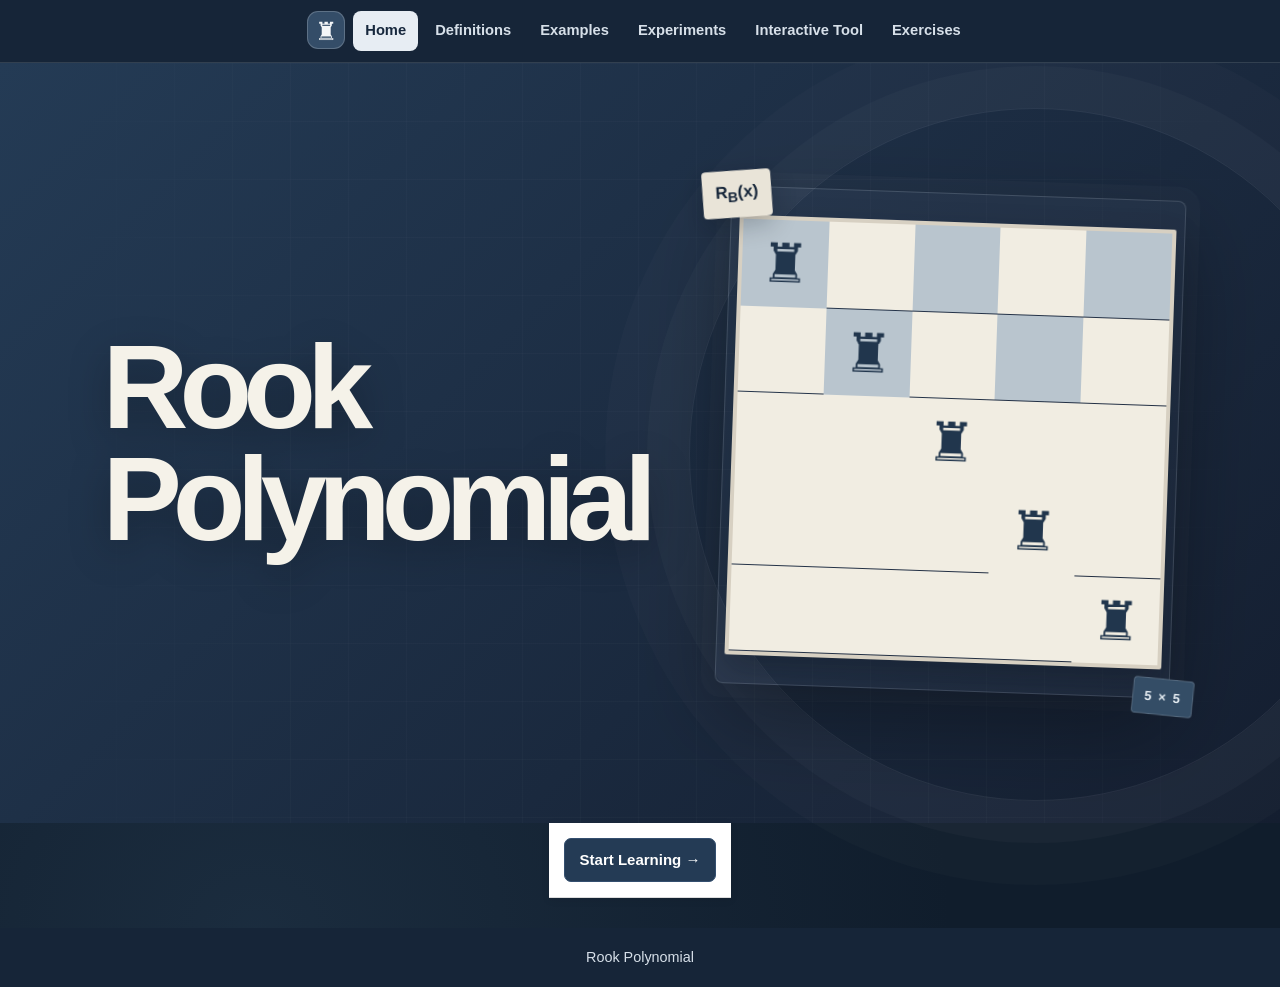
<file: index.html>
<!DOCTYPE html>
<html lang="en">
<head>
    <meta charset="UTF-8">
    <meta name="viewport" content="width=device-width, initial-scale=1.0">
    <meta name="theme-color" content="#17283d">
    <title>Rook Polynomial</title>
    <link rel="stylesheet" href="style.css">
    <script src="script.js" defer></script>
</head>
<body class="home-page">
    <nav class="site-nav home-nav" aria-label="Main navigation">
        <span class="nav-mark" aria-hidden="true">♜</span>
        <div class="nav-links">
            <a href="index.html">Home</a>
            <a href="definitions.html">Definitions</a>
            <a href="examples.html">Examples</a>
            <a href="experiments.html">Experiments</a>
            <a href="tool.html">Interactive Tool</a>
            <a href="exercises.html">Exercises</a>
        </div>
    </nav>

    <main class="home-main">
        <header class="home-hero">
            <h1>Rook Polynomial</h1>
            <div class="hero-visual" aria-hidden="true">
                <span class="hero-equation">R<sub>B</sub>(x)</span>
                <div class="hero-board">
                    <span>♜</span><span></span><span></span><span></span><span></span>
                    <span></span><span>♜</span><span></span><span></span><span></span>
                    <span></span><span></span><span>♜</span><span></span><span></span>
                    <span></span><span></span><span></span><span>♜</span><span></span>
                    <span></span><span></span><span></span><span></span><span>♜</span>
                </div>
                <span class="hero-coordinate">5 × 5</span>
            </div>
        </header>
        <nav class="page-navigation home-page-navigation" aria-label="Page navigation">
            <a href="definitions.html">Start Learning →</a>
        </nav>
    </main>
    <footer>
        <p>Rook Polynomial</p>
    </footer>
</body>
</html>
</file>
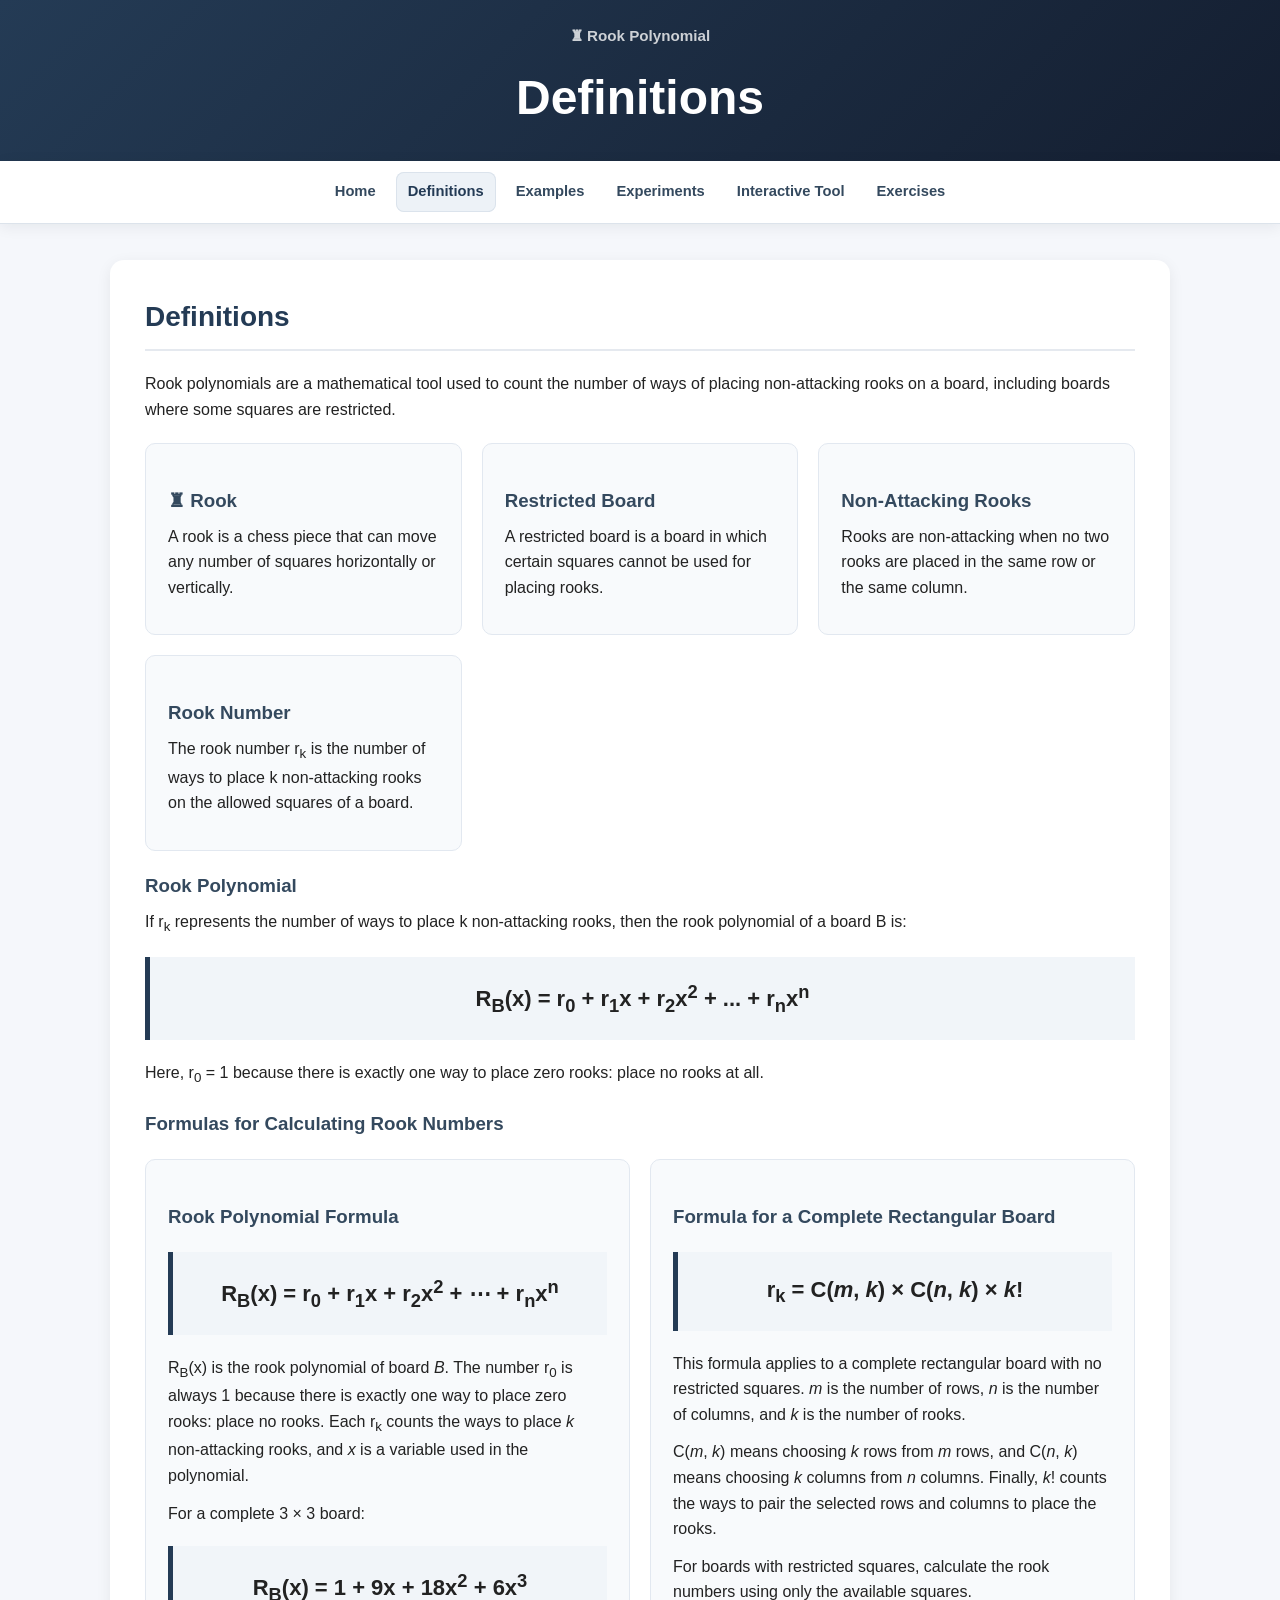
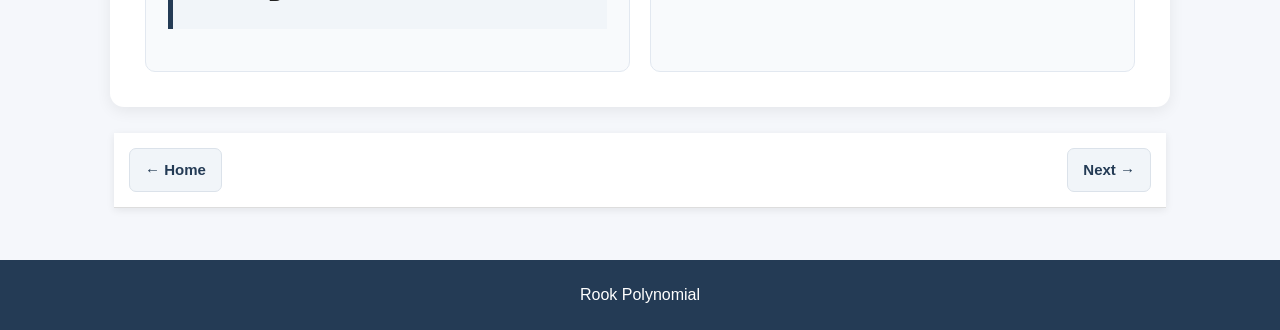
<file: definitions.html>
<!DOCTYPE html>
<html lang="en">
<head>
    <meta charset="UTF-8">
    <meta name="viewport" content="width=device-width, initial-scale=1.0">
    <meta name="theme-color" content="#17283d">
    <title>Definitions | Rook Polynomial</title>
    <link rel="stylesheet" href="style.css">
    <script src="script.js" defer></script>
</head>
<body class="section-page page-definitions">
    <header class="section-header">
        <a class="section-brand" href="index.html">♜ Rook Polynomial</a>
        <h1>Definitions</h1>
    </header>
    <nav class="site-nav" aria-label="Section navigation">
        <a href="index.html">Home</a>
        <a href="definitions.html">Definitions</a>
        <a href="examples.html">Examples</a>
        <a href="experiments.html">Experiments</a>
        <a href="tool.html">Interactive Tool</a>
        <a href="exercises.html">Exercises</a>
    </nav>
    <main class="section-main">
<section id="definitions" class="content-section">
    <h2>Definitions</h2>

    <p>
        Rook polynomials are a mathematical tool used to count
        the number of ways of placing non-attacking rooks on a
        board, including boards where some squares are restricted.
    </p>


    <div class="card-container">

        <div class="card">
            <h3>♜ Rook</h3>

            <p>
                A rook is a chess piece that can move any number
                of squares horizontally or vertically.
            </p>
        </div>


        <div class="card">
            <h3>Restricted Board</h3>

            <p>
                A restricted board is a board in which certain
                squares cannot be used for placing rooks.
            </p>
        </div>


        <div class="card">
            <h3>Non-Attacking Rooks</h3>

            <p>
                Rooks are non-attacking when no two rooks are
                placed in the same row or the same column.
            </p>
        </div>


        <div class="card">
            <h3>Rook Number</h3>

            <p>
                The rook number r<sub>k</sub> is the number of ways
                to place k non-attacking rooks on the allowed
                squares of a board.
            </p>
        </div>

    </div>


    <h3>Rook Polynomial</h3>

    <p>
        If r<sub>k</sub> represents the number of ways to place
        k non-attacking rooks, then the rook polynomial of a
        board B is:
    </p>


    <div class="formula">
        R<sub>B</sub>(x) =
        r<sub>0</sub> +
        r<sub>1</sub>x +
        r<sub>2</sub>x<sup>2</sup> +
        ... +
        r<sub>n</sub>x<sup>n</sup>
    </div>


    <p>
        Here, r<sub>0</sub> = 1 because there is exactly one way
        to place zero rooks: place no rooks at all.
    </p>

    <h3>Formulas for Calculating Rook Numbers</h3>

    <div class="card-container">
        <div class="card">
            <h3>Rook Polynomial Formula</h3>

            <div class="formula">
                R<sub>B</sub>(x) =
                r<sub>0</sub> +
                r<sub>1</sub>x +
                r<sub>2</sub>x<sup>2</sup> +
                &ctdot; +
                r<sub>n</sub>x<sup>n</sup>
            </div>

            <p>
                R<sub>B</sub>(x) is the rook polynomial of board
                <em>B</em>. The number r<sub>0</sub> is always 1
                because there is exactly one way to place zero
                rooks: place no rooks. Each r<sub>k</sub> counts
                the ways to place <em>k</em> non-attacking rooks,
                and <em>x</em> is a variable used in the polynomial.
            </p>

            <p>
                For a complete 3 × 3 board:
            </p>

            <div class="formula">
                R<sub>B</sub>(x) =
                1 + 9x + 18x<sup>2</sup> + 6x<sup>3</sup>
            </div>
        </div>

        <div class="card">
            <h3>Formula for a Complete Rectangular Board</h3>

            <div class="formula">
                r<sub>k</sub> =
                C(<em>m</em>, <em>k</em>) ×
                C(<em>n</em>, <em>k</em>) ×
                <em>k</em>!
            </div>

            <p>
                This formula applies to a complete rectangular
                board with no restricted squares. <em>m</em> is
                the number of rows, <em>n</em> is the number of
                columns, and <em>k</em> is the number of rooks.
            </p>

            <p>
                C(<em>m</em>, <em>k</em>) means choosing
                <em>k</em> rows from <em>m</em> rows, and
                C(<em>n</em>, <em>k</em>) means choosing
                <em>k</em> columns from <em>n</em> columns.
                Finally, <em>k</em>! counts the ways to pair the
                selected rows and columns to place the rooks.
            </p>

            <p>
                For boards with restricted squares, calculate the
                rook numbers using only the available squares.
            </p>
        </div>
    </div>

</section>
<nav class="page-navigation" aria-label="Page navigation">
    <a href="index.html">← Home</a>
    <a href="examples.html">Next →</a>
</nav>
    </main>
    <footer>
        <p>Rook Polynomial</p>
    </footer>
</body>
</html>
</file>
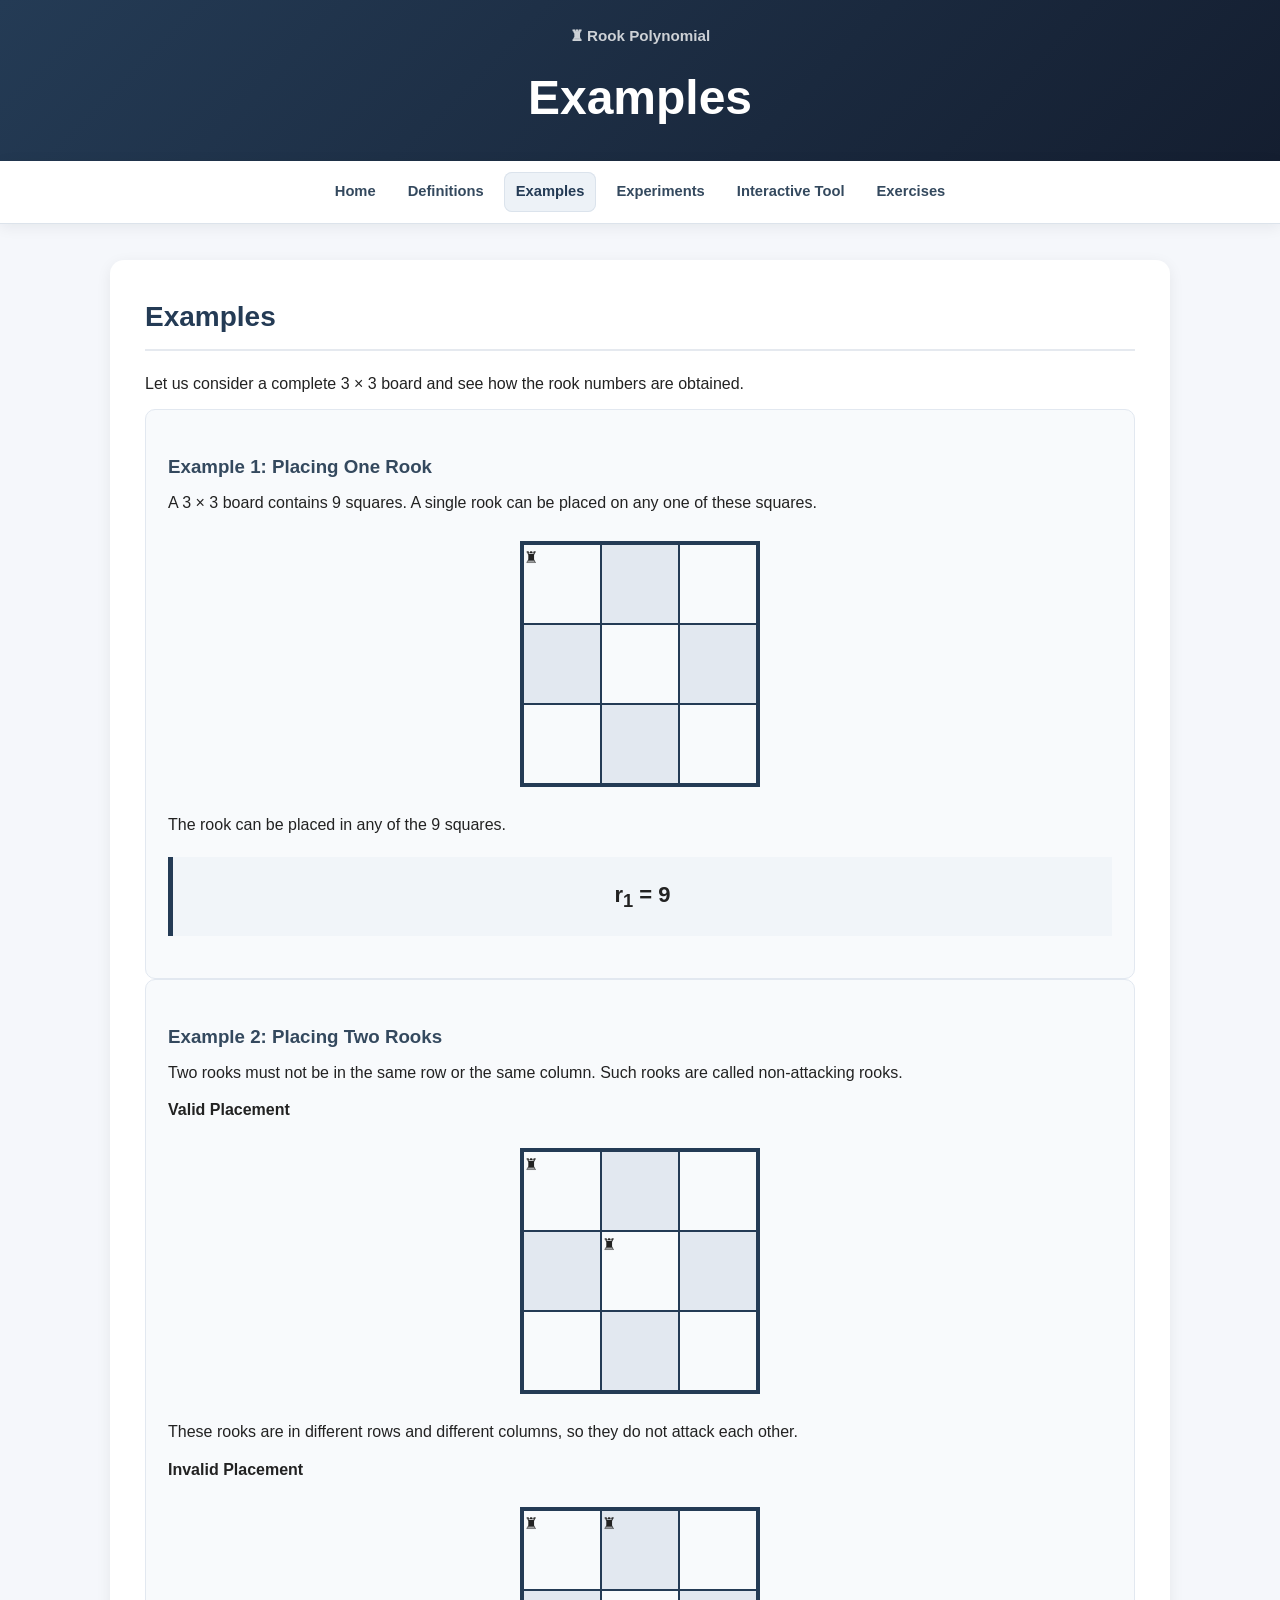
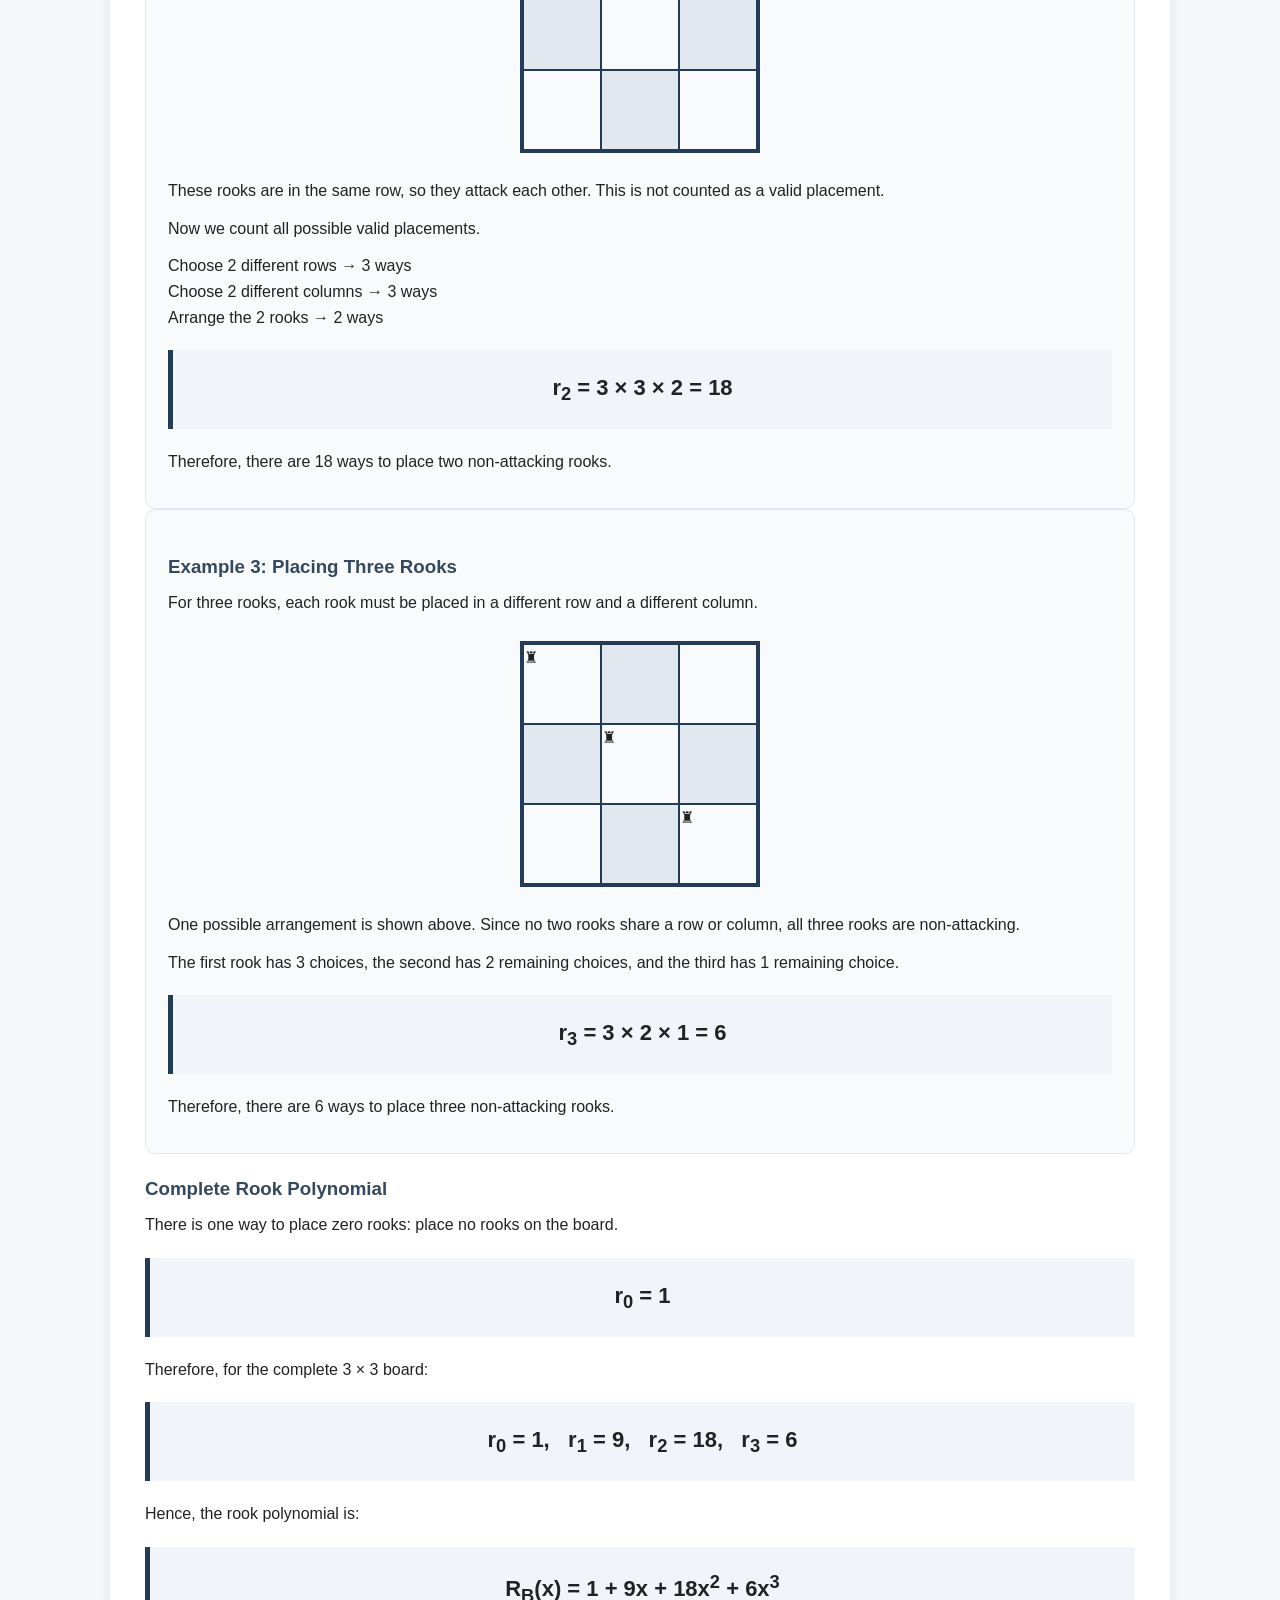
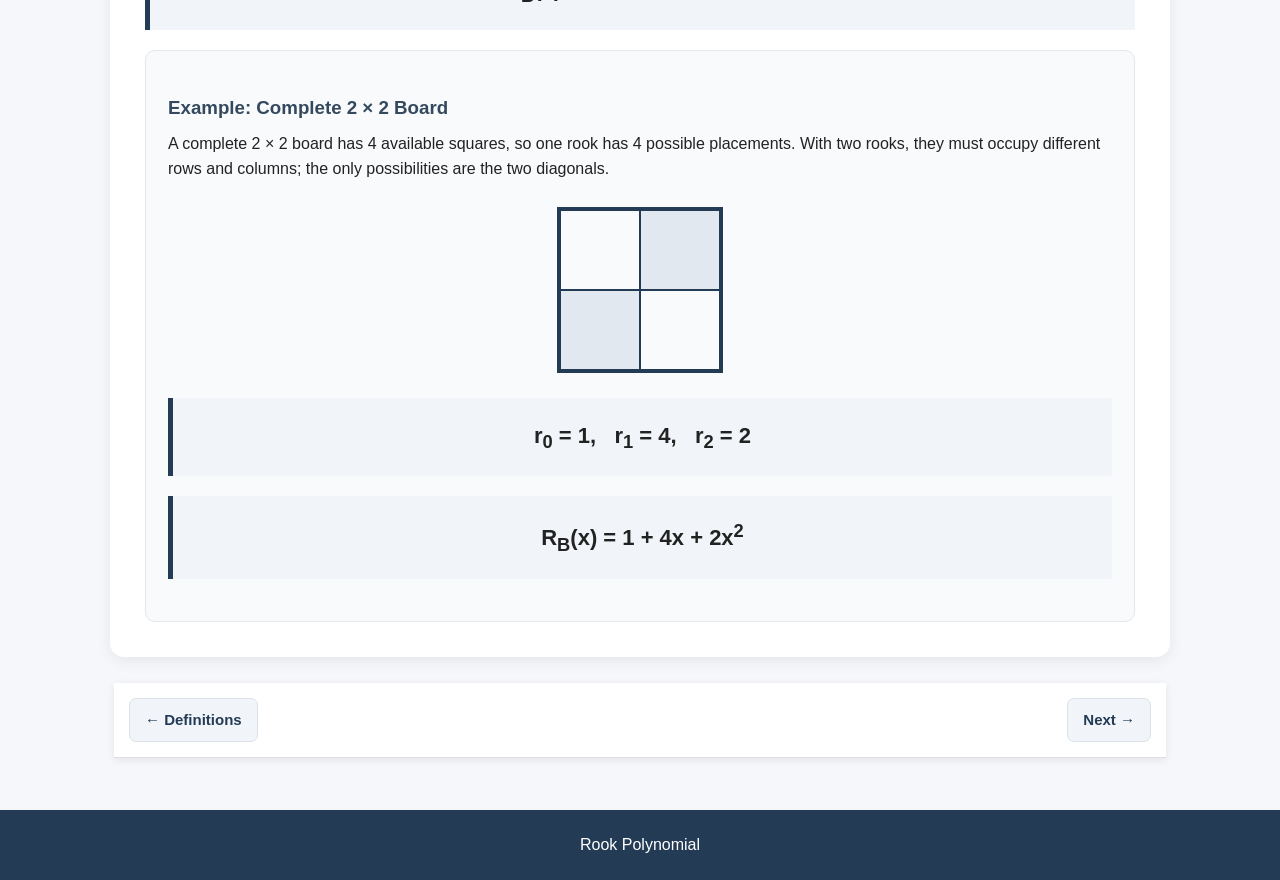
<file: examples.html>
<!DOCTYPE html>
<html lang="en">
<head>
    <meta charset="UTF-8">
    <meta name="viewport" content="width=device-width, initial-scale=1.0">
    <meta name="theme-color" content="#17283d">
    <title>Examples | Rook Polynomial</title>
    <link rel="stylesheet" href="style.css">
    <script src="script.js" defer></script>
</head>
<body class="section-page page-examples">
    <header class="section-header">
        <a class="section-brand" href="index.html">♜ Rook Polynomial</a>
        <h1>Examples</h1>
    </header>
    <nav class="site-nav" aria-label="Section navigation">
        <a href="index.html">Home</a>
        <a href="definitions.html">Definitions</a>
        <a href="examples.html">Examples</a>
        <a href="experiments.html">Experiments</a>
        <a href="tool.html">Interactive Tool</a>
        <a href="exercises.html">Exercises</a>
    </nav>
    <main class="section-main">
<section id="examples" class="content-section">
    <h2>Examples</h2>

    <p>
        Let us consider a complete 3 × 3 board and see how
        the rook numbers are obtained.
    </p>


    <!-- Example 1 -->

    <div class="card">

        <h3>Example 1: Placing One Rook</h3>

        <p>
            A 3 × 3 board contains 9 squares. A single rook
            can be placed on any one of these squares.
        </p>

        <div class="example-board">

            <div class="board-row">
                <div class="board-cell">♜</div>
                <div class="board-cell"></div>
                <div class="board-cell"></div>
            </div>

            <div class="board-row">
                <div class="board-cell"></div>
                <div class="board-cell"></div>
                <div class="board-cell"></div>
            </div>

            <div class="board-row">
                <div class="board-cell"></div>
                <div class="board-cell"></div>
                <div class="board-cell"></div>
            </div>

        </div>

        <p>
            The rook can be placed in any of the 9 squares.
        </p>

        <div class="formula">
            r<sub>1</sub> = 9
        </div>

    </div>


    <!-- Example 2 -->

    <div class="card">

        <h3>Example 2: Placing Two Rooks</h3>

        <p>
            Two rooks must not be in the same row or the same
            column. Such rooks are called non-attacking rooks.
        </p>


        <h4>Valid Placement</h4>

        <div class="example-board">

            <div class="board-row">
                <div class="board-cell">♜</div>
                <div class="board-cell"></div>
                <div class="board-cell"></div>
            </div>

            <div class="board-row">
                <div class="board-cell"></div>
                <div class="board-cell">♜</div>
                <div class="board-cell"></div>
            </div>

            <div class="board-row">
                <div class="board-cell"></div>
                <div class="board-cell"></div>
                <div class="board-cell"></div>
            </div>

        </div>

        <p>
            These rooks are in different rows and different
            columns, so they do not attack each other.
        </p>


        <h4>Invalid Placement</h4>

        <div class="example-board">

            <div class="board-row">
                <div class="board-cell">♜</div>
                <div class="board-cell">♜</div>
                <div class="board-cell"></div>
            </div>

            <div class="board-row">
                <div class="board-cell"></div>
                <div class="board-cell"></div>
                <div class="board-cell"></div>
            </div>

            <div class="board-row">
                <div class="board-cell"></div>
                <div class="board-cell"></div>
                <div class="board-cell"></div>
            </div>

        </div>

        <p>
            These rooks are in the same row, so they attack each
            other. This is not counted as a valid placement.
        </p>


        <p>
            Now we count all possible valid placements.
        </p>

        <p>
            Choose 2 different rows → 3 ways<br>
            Choose 2 different columns → 3 ways<br>
            Arrange the 2 rooks → 2 ways
        </p>

        <div class="formula">
            r<sub>2</sub> = 3 × 3 × 2 = 18
        </div>

        <p>
            Therefore, there are 18 ways to place two
            non-attacking rooks.
        </p>

    </div>


    <!-- Example 3 -->

    <div class="card">

        <h3>Example 3: Placing Three Rooks</h3>

        <p>
            For three rooks, each rook must be placed in a
            different row and a different column.
        </p>

        <div class="example-board">

            <div class="board-row">
                <div class="board-cell">♜</div>
                <div class="board-cell"></div>
                <div class="board-cell"></div>
            </div>

            <div class="board-row">
                <div class="board-cell"></div>
                <div class="board-cell">♜</div>
                <div class="board-cell"></div>
            </div>

            <div class="board-row">
                <div class="board-cell"></div>
                <div class="board-cell"></div>
                <div class="board-cell">♜</div>
            </div>

        </div>

        <p>
            One possible arrangement is shown above. Since no
            two rooks share a row or column, all three rooks
            are non-attacking.
        </p>

        <p>
            The first rook has 3 choices, the second has 2
            remaining choices, and the third has 1 remaining
            choice.
        </p>

        <div class="formula">
            r<sub>3</sub> = 3 × 2 × 1 = 6
        </div>

        <p>
            Therefore, there are 6 ways to place three
            non-attacking rooks.
        </p>

    </div>


    <!-- Complete Rook Polynomial -->

    <h3>Complete Rook Polynomial</h3>

    <p>
        There is one way to place zero rooks: place no rooks
        on the board.
    </p>

    <div class="formula">
        r<sub>0</sub> = 1
    </div>

    <p>
        Therefore, for the complete 3 × 3 board:
    </p>

    <div class="formula">
        r<sub>0</sub> = 1,
        &nbsp;
        r<sub>1</sub> = 9,
        &nbsp;
        r<sub>2</sub> = 18,
        &nbsp;
        r<sub>3</sub> = 6
    </div>

    <p>
        Hence, the rook polynomial is:
    </p>

    <div class="formula">
        R<sub>B</sub>(x)
        =
        1 + 9x + 18x<sup>2</sup> + 6x<sup>3</sup>
    </div>

    <div class="card">
        <h3>Example: Complete 2 × 2 Board</h3>

        <p>
            A complete 2 × 2 board has 4 available squares, so
            one rook has 4 possible placements. With two rooks,
            they must occupy different rows and columns; the only
            possibilities are the two diagonals.
        </p>

        <div class="example-board board-2x2">
            <div class="board-row">
                <div class="board-cell"></div>
                <div class="board-cell"></div>
            </div>
            <div class="board-row">
                <div class="board-cell"></div>
                <div class="board-cell"></div>
            </div>
        </div>

        <div class="formula">
            r<sub>0</sub> = 1, &nbsp;
            r<sub>1</sub> = 4, &nbsp;
            r<sub>2</sub> = 2
        </div>

        <div class="formula">
            R<sub>B</sub>(x) =
            1 + 4x + 2x<sup>2</sup>
        </div>
    </div>

</section>
<nav class="page-navigation" aria-label="Page navigation">
    <a href="definitions.html">← Definitions</a>
    <a href="experiments.html">Next →</a>
</nav>
    </main>
    <footer>
        <p>Rook Polynomial</p>
    </footer>
</body>
</html>
</file>
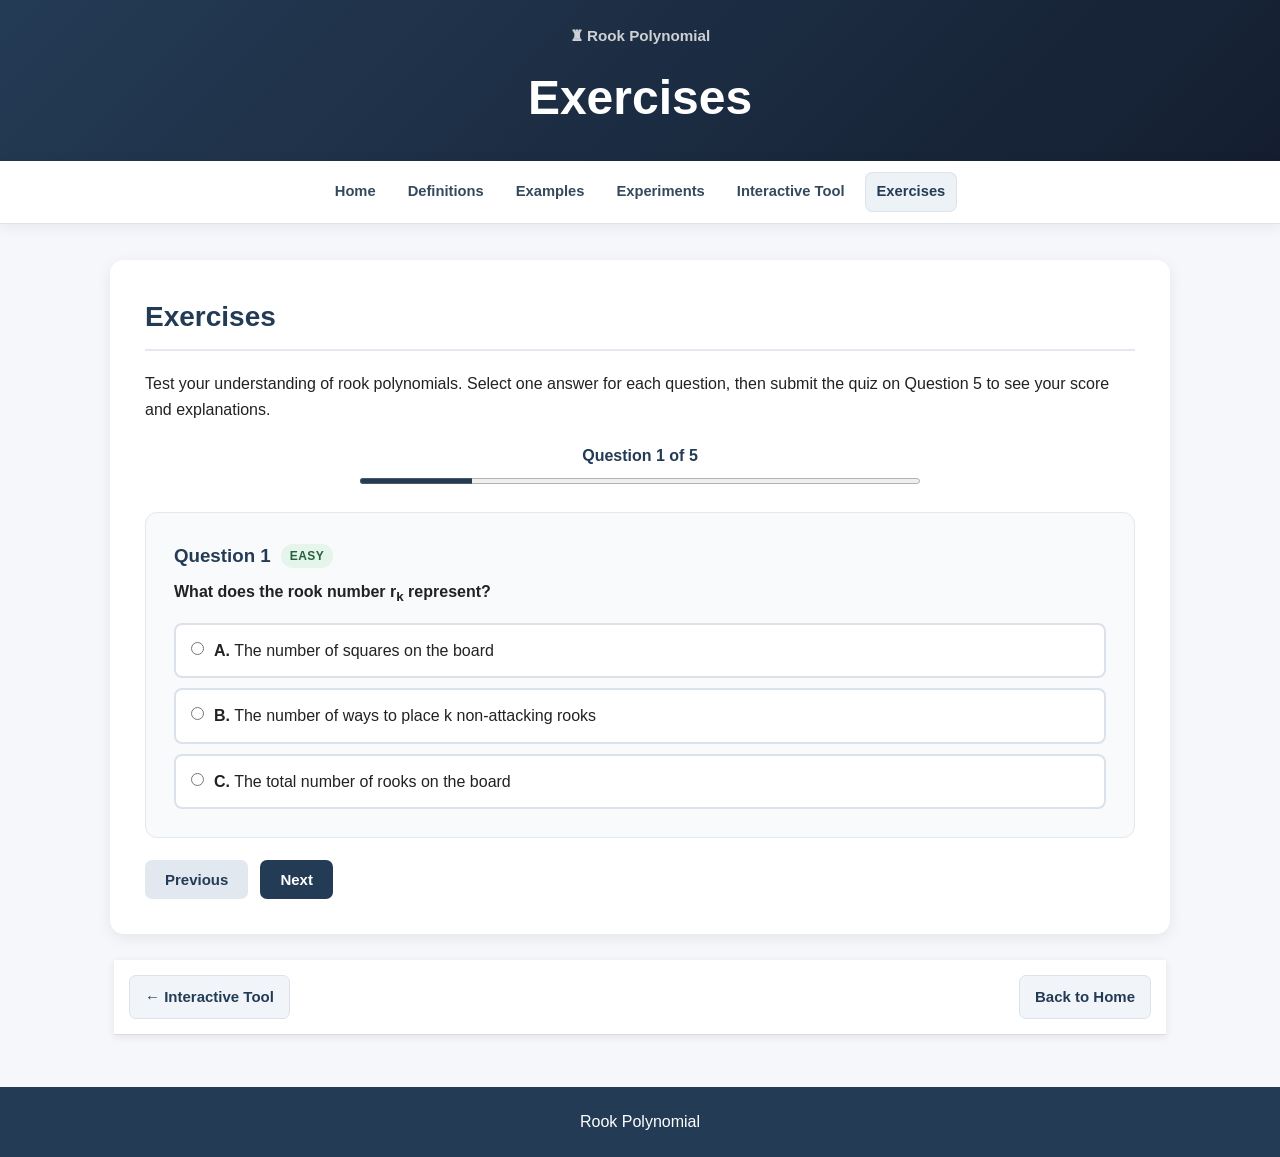
<file: exercises.html>
<!DOCTYPE html>
<html lang="en">
<head>
    <meta charset="UTF-8">
    <meta name="viewport" content="width=device-width, initial-scale=1.0">
    <meta name="theme-color" content="#17283d">
    <title>Exercises | Rook Polynomial</title>
    <link rel="stylesheet" href="style.css">
    <script src="script.js" defer></script>
</head>
<body class="section-page page-exercises">
    <header class="section-header">
        <a class="section-brand" href="index.html">♜ Rook Polynomial</a>
        <h1>Exercises</h1>
    </header>
    <nav class="site-nav" aria-label="Section navigation">
        <a href="index.html">Home</a>
        <a href="definitions.html">Definitions</a>
        <a href="examples.html">Examples</a>
        <a href="experiments.html">Experiments</a>
        <a href="tool.html">Interactive Tool</a>
        <a href="exercises.html">Exercises</a>
    </nav>
    <main class="section-main">
<section id="exercises" class="content-section">
            <h2>Exercises</h2>

            <p>
                Test your understanding of rook polynomials. Select one answer
                for each question, then submit the quiz on Question 5 to see
                your score and explanations.
            </p>

            <div id="quiz-question-screen">
            <div class="quiz-progress">
                <p id="quiz-question-count" aria-live="polite">Question 1 of 5</p>
                <progress id="quiz-progress-bar" max="5" value="1" aria-label="Quiz progress"></progress>
            </div>

            <form id="quiz-form" novalidate>
                <div id="quiz-question-list">
                <div class="activity-card quiz-question">
                    <h3 class="quiz-question-heading">
                        Question 1 <span class="difficulty-badge easy">Easy</span>
                    </h3>
                    <p><strong>What does the rook number r<sub>k</sub> represent?</strong></p>
                    <fieldset class="quiz-options">
                        <legend class="visually-hidden">Choose an answer for Question 1</legend>
                        <label class="exercise-answer">
                            <input type="radio" name="q1" value="squares">
                            <span><strong>A.</strong> The number of squares on the board</span>
                        </label>
                        <label class="exercise-answer">
                            <input type="radio" name="q1" value="placements">
                            <span><strong>B.</strong> The number of ways to place k non-attacking rooks</span>
                        </label>
                        <label class="exercise-answer">
                            <input type="radio" name="q1" value="total-rooks">
                            <span><strong>C.</strong> The total number of rooks on the board</span>
                        </label>
                    </fieldset>
                    <div id="exercise1-result" class="activity-result quiz-question-feedback"></div>
                </div>

                <div class="activity-card quiz-question" hidden>
                    <h3 class="quiz-question-heading">
                        Question 2 <span class="difficulty-badge easy">Easy</span>
                    </h3>
                    <p><strong>Which arrangement shows two non-attacking rooks?</strong></p>
                    <fieldset class="quiz-options quiz-option-grid">
                        <legend class="visually-hidden">Choose an arrangement for Question 2</legend>
                        <label class="exercise-answer quiz-board-option">
                            <input type="radio" name="q2" value="a">
                            <span class="quiz-board-label">A</span>
                            <span class="quiz-board" role="img" aria-label="Rooks at row 1 column 1 and row 1 column 3">
                                <span class="quiz-cell">♜</span><span class="quiz-cell"></span><span class="quiz-cell">♜</span>
                                <span class="quiz-cell"></span><span class="quiz-cell"></span><span class="quiz-cell"></span>
                                <span class="quiz-cell"></span><span class="quiz-cell"></span><span class="quiz-cell"></span>
                            </span>
                            <span>Both share a row</span>
                        </label>
                        <label class="exercise-answer quiz-board-option">
                            <input type="radio" name="q2" value="b">
                            <span class="quiz-board-label">B</span>
                            <span class="quiz-board" role="img" aria-label="Rooks at row 1 column 1 and row 2 column 2">
                                <span class="quiz-cell">♜</span><span class="quiz-cell"></span><span class="quiz-cell"></span>
                                <span class="quiz-cell"></span><span class="quiz-cell">♜</span><span class="quiz-cell"></span>
                                <span class="quiz-cell"></span><span class="quiz-cell"></span><span class="quiz-cell"></span>
                            </span>
                            <span>Different rows and columns</span>
                        </label>
                        <label class="exercise-answer quiz-board-option">
                            <input type="radio" name="q2" value="c">
                            <span class="quiz-board-label">C</span>
                            <span class="quiz-board" role="img" aria-label="Rooks at row 1 column 2 and row 3 column 2">
                                <span class="quiz-cell"></span><span class="quiz-cell">♜</span><span class="quiz-cell"></span>
                                <span class="quiz-cell"></span><span class="quiz-cell"></span><span class="quiz-cell"></span>
                                <span class="quiz-cell"></span><span class="quiz-cell">♜</span><span class="quiz-cell"></span>
                            </span>
                            <span>Both share a column</span>
                        </label>
                    </fieldset>
                    <div id="exercise2-result" class="activity-result quiz-question-feedback"></div>
                </div>

                <div class="activity-card quiz-question" hidden>
                    <h3 class="quiz-question-heading">
                        Question 3 <span class="difficulty-badge medium">Medium</span>
                    </h3>
                    <p>
                        <strong>For the board below, what is r<sub>1</sub>?</strong>
                        There are four allowed squares; squares marked × are restricted.
                    </p>
                    <div class="quiz-board quiz-board--3 quiz-board-diagram" role="img" aria-label="Two by three board. Top row has two allowed squares and one restricted square. Bottom row has one restricted square and two allowed squares.">
                        <span class="quiz-cell"></span><span class="quiz-cell"></span><span class="quiz-cell restricted">×</span>
                        <span class="quiz-cell restricted">×</span><span class="quiz-cell"></span><span class="quiz-cell"></span>
                    </div>
                    <fieldset class="quiz-options">
                        <legend class="visually-hidden">Choose an answer for Question 3</legend>
                        <label class="exercise-answer">
                            <input type="radio" name="q3" value="3">
                            <span><strong>A.</strong> 3</span>
                        </label>
                        <label class="exercise-answer">
                            <input type="radio" name="q3" value="4">
                            <span><strong>B.</strong> 4</span>
                        </label>
                        <label class="exercise-answer">
                            <input type="radio" name="q3" value="5">
                            <span><strong>C.</strong> 5</span>
                        </label>
                    </fieldset>
                    <div id="exercise3-result" class="activity-result quiz-question-feedback"></div>
                </div>

                <div class="activity-card quiz-question" hidden>
                    <h3 class="quiz-question-heading">
                        Question 4 <span class="difficulty-badge medium">Medium</span>
                    </h3>
                    <p>
                        <strong>How many ways can two non-attacking rooks be placed on a complete 2 × 2 board?</strong>
                    </p>
                    <div class="quiz-board quiz-board--2 quiz-board-diagram" role="img" aria-label="Complete two by two board with all four squares available">
                        <span class="quiz-cell"></span><span class="quiz-cell"></span>
                        <span class="quiz-cell"></span><span class="quiz-cell"></span>
                    </div>
                    <fieldset class="quiz-options">
                        <legend class="visually-hidden">Choose an answer for Question 4</legend>
                        <label class="exercise-answer">
                            <input type="radio" name="q4" value="1">
                            <span><strong>A.</strong> 1</span>
                        </label>
                        <label class="exercise-answer">
                            <input type="radio" name="q4" value="2">
                            <span><strong>B.</strong> 2</span>
                        </label>
                        <label class="exercise-answer">
                            <input type="radio" name="q4" value="4">
                            <span><strong>C.</strong> 4</span>
                        </label>
                    </fieldset>
                    <div id="exercise4-result" class="activity-result quiz-question-feedback"></div>
                </div>

                <div class="activity-card quiz-question" hidden>
                    <h3 class="quiz-question-heading">
                        Question 5 <span class="difficulty-badge hard">Hard</span>
                    </h3>
                    <p>
                        <strong>What is the rook polynomial for the board below?</strong>
                        The lower-right square is restricted.
                    </p>
                    <div class="quiz-board quiz-board--2 quiz-board-diagram" role="img" aria-label="Two by two board with the lower-right square restricted and the other three squares allowed">
                        <span class="quiz-cell"></span><span class="quiz-cell"></span>
                        <span class="quiz-cell"></span><span class="quiz-cell restricted">×</span>
                    </div>
                    <fieldset class="quiz-options">
                        <legend class="visually-hidden">Choose an answer for Question 5</legend>
                        <label class="exercise-answer">
                            <input type="radio" name="q5" value="one-plus-three-x-plus-x-squared">
                            <span><strong>A.</strong> R<sub>B</sub>(x) = 1 + 3x + x<sup>2</sup></span>
                        </label>
                        <label class="exercise-answer">
                            <input type="radio" name="q5" value="one-plus-two-x">
                            <span><strong>B.</strong> R<sub>B</sub>(x) = 1 + 2x</span>
                        </label>
                        <label class="exercise-answer">
                            <input type="radio" name="q5" value="one-plus-three-x-plus-two-x-squared">
                            <span><strong>C.</strong> R<sub>B</sub>(x) = 1 + 3x + 2x<sup>2</sup></span>
                        </label>
                    </fieldset>
                    <div id="exercise5-result" class="activity-result quiz-question-feedback"></div>
                </div>
                </div>

                <div class="quiz-actions">
                    <div id="quiz-navigation" class="quiz-navigation">
                        <button type="button" id="previous-question" class="secondary-button" disabled>Previous</button>
                        <button type="button" id="next-question">Next</button>
                    </div>
                    <button type="submit" id="submit-quiz" hidden>Submit Quiz</button>
                </div>
            </form>
            </div>

            <div id="quiz-results-screen" hidden>
                <div id="quiz-score-box" class="score-box" aria-live="polite" hidden>
                    Your Score: <span id="quiz-score">0</span>/50
                </div>
                <div id="quiz-result" class="activity-result quiz-summary" role="status" aria-live="polite"></div>
                <div class="quiz-actions">
                    <button type="button" id="review-answers">Review Answers</button>
                    <button type="button" id="restart-quiz" class="secondary-button">Retake Quiz</button>
                </div>
            </div>

            <div id="quiz-review-screen" hidden>
                <div class="quiz-actions">
                    <button type="button" id="back-to-results" class="secondary-button">Back to Results</button>
                </div>
                <div id="quiz-review"></div>
            </div>

        </section>
        <nav class="page-navigation" aria-label="Page navigation">
            <a href="tool.html">← Interactive Tool</a>
            <a href="index.html">Back to Home</a>
        </nav>
    </main>
    <footer>
        <p>Rook Polynomial</p>
    </footer>
</body>
</html>
</file>
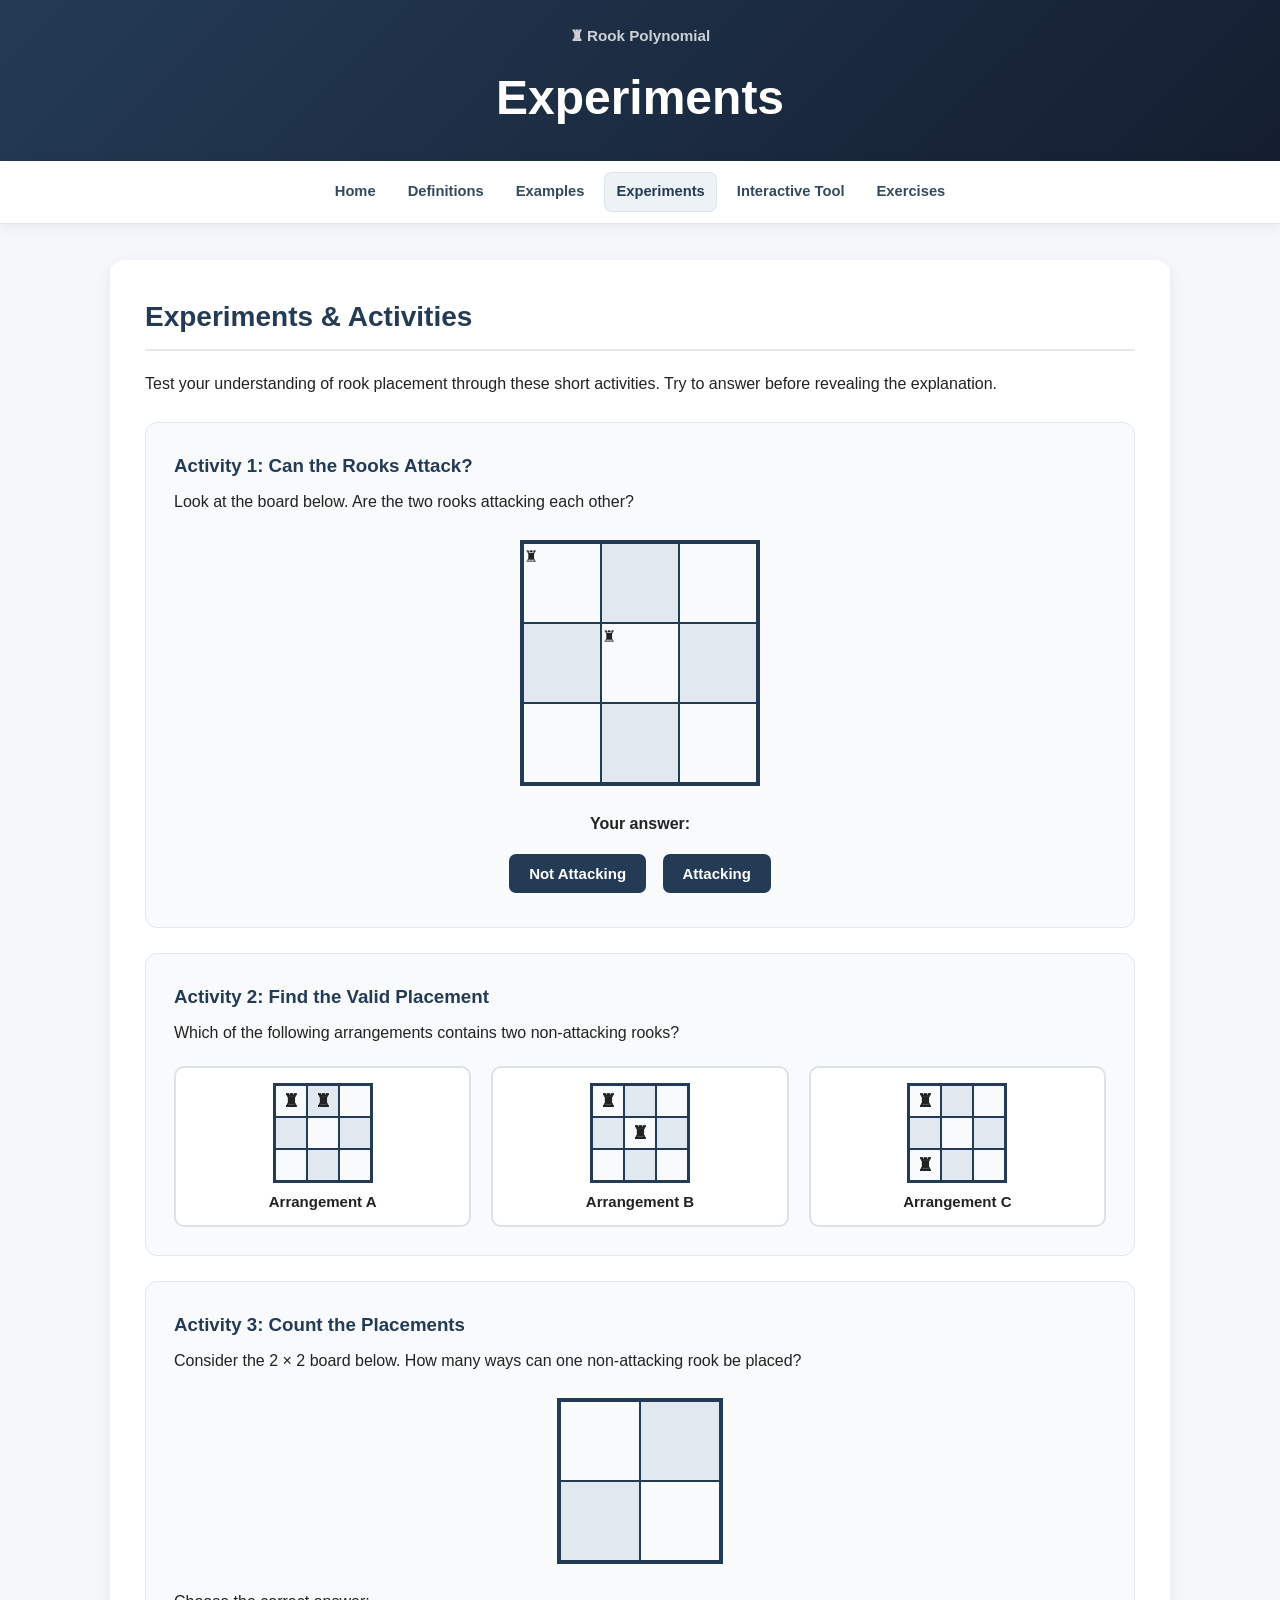
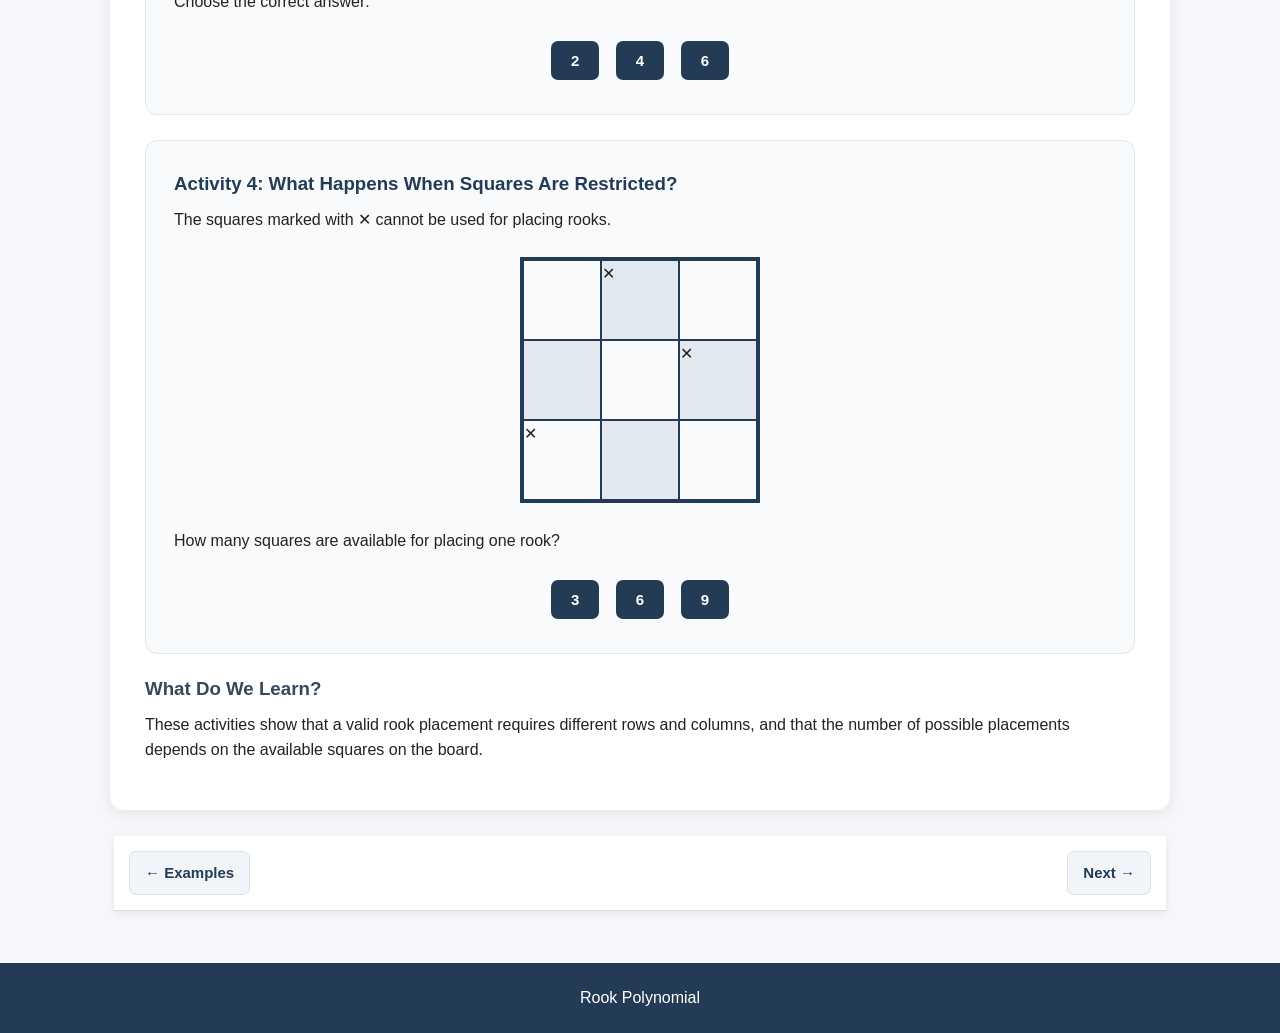
<file: experiments.html>
<!DOCTYPE html>
<html lang="en">
<head>
    <meta charset="UTF-8">
    <meta name="viewport" content="width=device-width, initial-scale=1.0">
    <meta name="theme-color" content="#17283d">
    <title>Experiments | Rook Polynomial</title>
    <link rel="stylesheet" href="style.css">
    <script src="script.js" defer></script>
</head>
<body class="section-page page-experiments">
    <header class="section-header">
        <a class="section-brand" href="index.html">♜ Rook Polynomial</a>
        <h1>Experiments</h1>
    </header>
    <nav class="site-nav" aria-label="Section navigation">
        <a href="index.html">Home</a>
        <a href="definitions.html">Definitions</a>
        <a href="examples.html">Examples</a>
        <a href="experiments.html">Experiments</a>
        <a href="tool.html">Interactive Tool</a>
        <a href="exercises.html">Exercises</a>
    </nav>
    <main class="section-main">
<section id="experiments" class="content-section">
    <h2>Experiments & Activities</h2>

    <p>
        Test your understanding of rook placement through these
        short activities. Try to answer before revealing the
        explanation.
    </p>


    <!-- ACTIVITY 1 -->

    <div class="activity-card">

        <h3>Activity 1: Can the Rooks Attack?</h3>

        <p>
            Look at the board below. Are the two rooks
            attacking each other?
        </p>

        <div class="example-board">

            <div class="board-row">
                <div class="board-cell">♜</div>
                <div class="board-cell"></div>
                <div class="board-cell"></div>
            </div>

            <div class="board-row">
                <div class="board-cell"></div>
                <div class="board-cell">♜</div>
                <div class="board-cell"></div>
            </div>

            <div class="board-row">
                <div class="board-cell"></div>
                <div class="board-cell"></div>
                <div class="board-cell"></div>
            </div>

        </div>


        <div class="activity-question">

            <p><strong>Your answer:</strong></p>

            <button type="button"
                    class="answer-button"
                    data-answer="not-attacking"
                    data-activity="activity1">
                Not Attacking
            </button>

            <button type="button"
                    class="answer-button"
                    data-answer="attacking"
                    data-activity="activity1">
                Attacking
            </button>

        </div>


        <div id="activity1-result" class="activity-result">
        </div>

    </div>


    <!-- ACTIVITY 2 -->

    <div class="activity-card">

        <h3>Activity 2: Find the Valid Placement</h3>

        <p>
            Which of the following arrangements contains
            two non-attacking rooks?
        </p>


        <div class="activity-options">

            <!-- Option A -->

            <button type="button"
                    class="board-option"
                    data-answer="wrong"
                    data-activity="activity2">

                <div class="mini-board">

                    <div class="mini-row">
                        <div class="mini-cell">♜</div>
                        <div class="mini-cell">♜</div>
                        <div class="mini-cell"></div>
                    </div>

                    <div class="mini-row">
                        <div class="mini-cell"></div>
                        <div class="mini-cell"></div>
                        <div class="mini-cell"></div>
                    </div>

                    <div class="mini-row">
                        <div class="mini-cell"></div>
                        <div class="mini-cell"></div>
                        <div class="mini-cell"></div>
                    </div>

                </div>

                <span>Arrangement A</span>

            </button>


            <!-- Option B -->

            <button type="button"
                    class="board-option"
                    data-answer="correct"
                    data-activity="activity2">

                <div class="mini-board">

                    <div class="mini-row">
                        <div class="mini-cell">♜</div>
                        <div class="mini-cell"></div>
                        <div class="mini-cell"></div>
                    </div>

                    <div class="mini-row">
                        <div class="mini-cell"></div>
                        <div class="mini-cell">♜</div>
                        <div class="mini-cell"></div>
                    </div>

                    <div class="mini-row">
                        <div class="mini-cell"></div>
                        <div class="mini-cell"></div>
                        <div class="mini-cell"></div>
                    </div>

                </div>

                <span>Arrangement B</span>

            </button>


            <!-- Option C -->

            <button type="button"
                    class="board-option"
                    data-answer="wrong"
                    data-activity="activity2">

                <div class="mini-board">

                    <div class="mini-row">
                        <div class="mini-cell">♜</div>
                        <div class="mini-cell"></div>
                        <div class="mini-cell"></div>
                    </div>

                    <div class="mini-row">
                        <div class="mini-cell"></div>
                        <div class="mini-cell"></div>
                        <div class="mini-cell"></div>
                    </div>

                    <div class="mini-row">
                        <div class="mini-cell">♜</div>
                        <div class="mini-cell"></div>
                        <div class="mini-cell"></div>
                    </div>

                </div>

                <span>Arrangement C</span>

            </button>

        </div>


        <div id="activity2-result" class="activity-result">
        </div>

    </div>


    <!-- ACTIVITY 3 -->
        <!-- ACTIVITY 3 -->

<div class="activity-card">

    <h3>Activity 3: Count the Placements</h3>

    <p>
        Consider the 2 × 2 board below. How many ways can
        one non-attacking rook be placed?
    </p>

    <div class="example-board board-2x2">

        <div class="board-row">
            <div class="board-cell"></div>
            <div class="board-cell"></div>
        </div>

        <div class="board-row">
            <div class="board-cell"></div>
            <div class="board-cell"></div>
        </div>

    </div>

    <p>
        Choose the correct answer:
    </p>

    <div class="choice-row">

        <button type="button"
                class="count-button"
                data-answer="2"
                data-activity="activity3">
            2
        </button>

        <button type="button"
                class="count-button"
                data-answer="4"
                data-activity="activity3">
            4
        </button>

        <button type="button"
                class="count-button"
                data-answer="6"
                data-activity="activity3">
            6
        </button>

    </div>

    <div id="activity3-result" class="activity-result">
    </div>

</div>

    <!-- ACTIVITY 4 -->

    <div class="activity-card">

        <h3>Activity 4: What Happens When Squares Are Restricted?</h3>

        <p>
            The squares marked with ✕ cannot be used for
            placing rooks.
        </p>


        <div class="example-board">

            <div class="board-row">
                <div class="board-cell"></div>
                <div class="board-cell">✕</div>
                <div class="board-cell"></div>
            </div>

            <div class="board-row">
                <div class="board-cell"></div>
                <div class="board-cell"></div>
                <div class="board-cell">✕</div>
            </div>

            <div class="board-row">
                <div class="board-cell">✕</div>
                <div class="board-cell"></div>
                <div class="board-cell"></div>
            </div>

        </div>


        <p>
            How many squares are available for placing one rook?
        </p>


        <div class="choice-row">

            <button type="button"
                    class="count-button"
                    data-answer="3"
                    data-activity="activity4">
                3
            </button>

            <button type="button"
                    class="count-button"
                    data-answer="6"
                    data-activity="activity4">
                6
            </button>

            <button type="button"
                    class="count-button"
                    data-answer="9"
                    data-activity="activity4">
                9
            </button>

        </div>


        <div id="activity4-result" class="activity-result">
        </div>

    </div>


    <h3>What Do We Learn?</h3>

    <p>
        These activities show that a valid rook placement
        requires different rows and columns, and that the
        number of possible placements depends on the available
        squares on the board.
    </p>

</section>
<nav class="page-navigation" aria-label="Page navigation">
    <a href="examples.html">← Examples</a>
    <a href="tool.html">Next →</a>
</nav>
    </main>
    <footer>
        <p>Rook Polynomial</p>
    </footer>
</body>
</html>
</file>
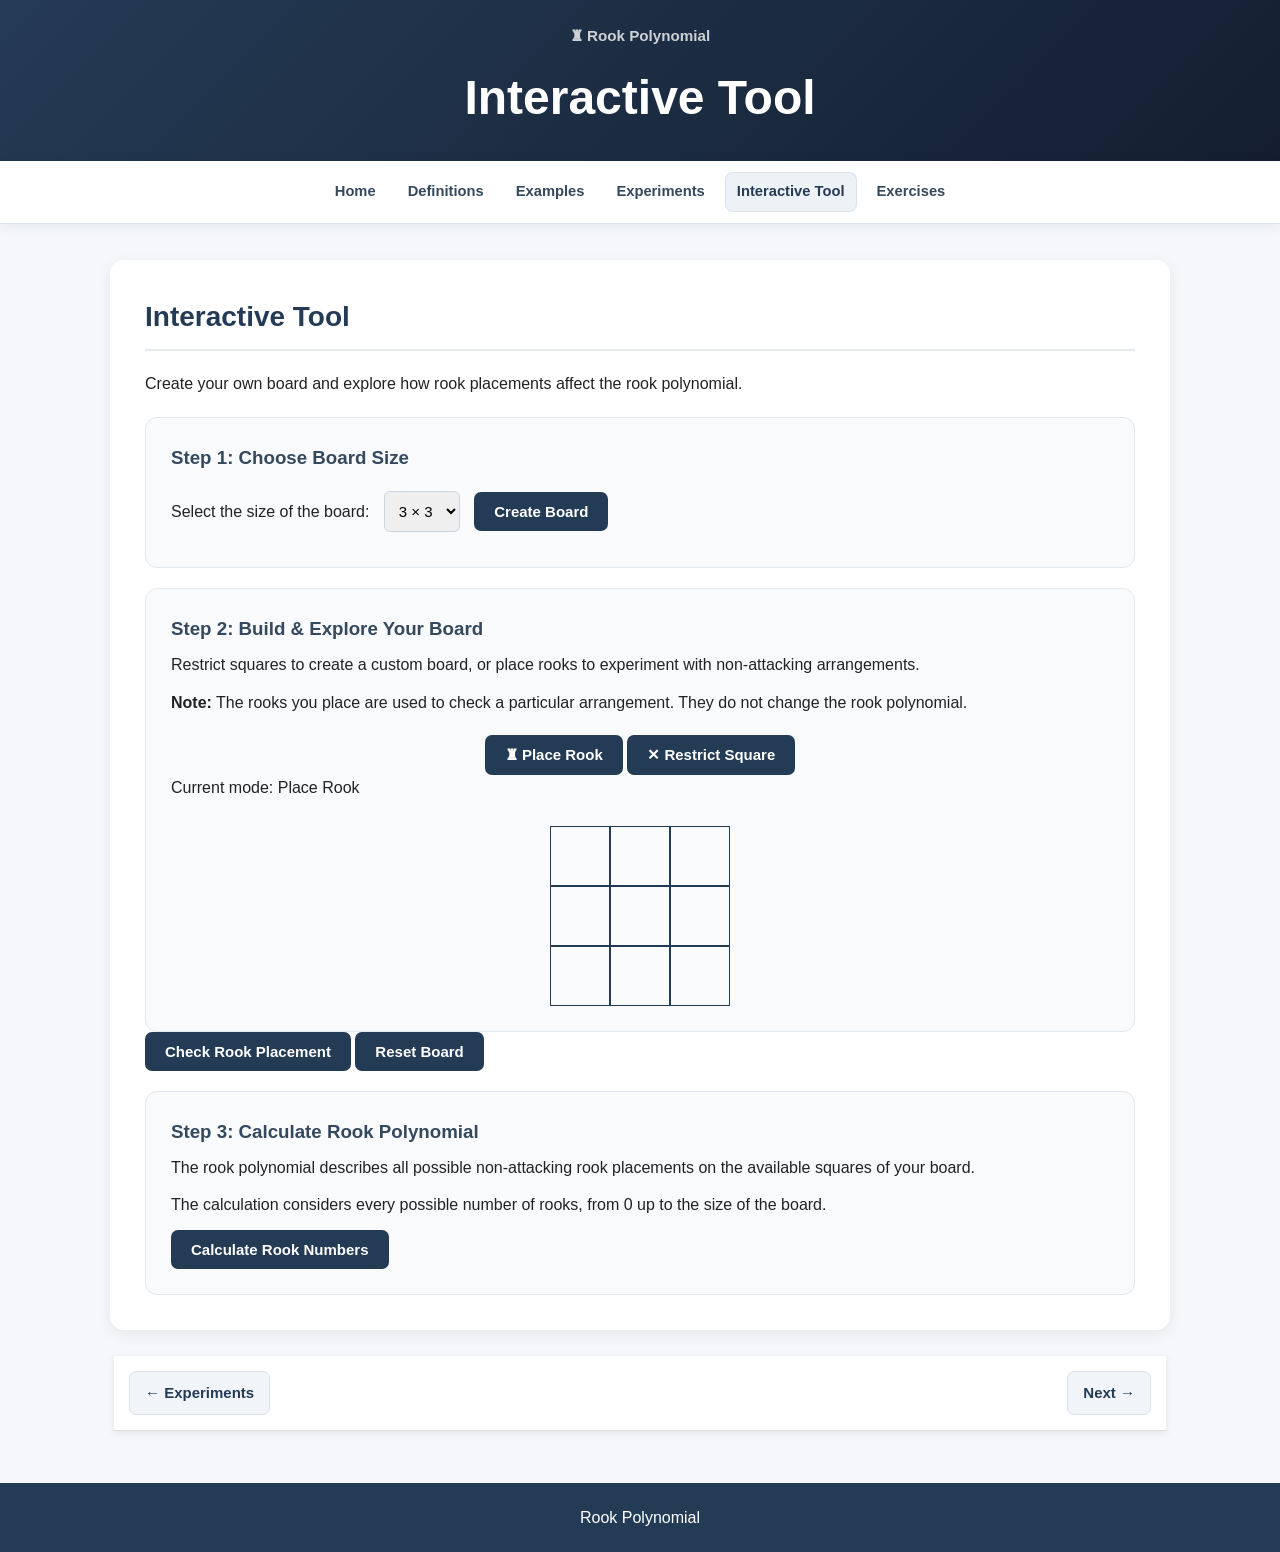
<file: tool.html>
<!DOCTYPE html>
<html lang="en">
<head>
    <meta charset="UTF-8">
    <meta name="viewport" content="width=device-width, initial-scale=1.0">
    <meta name="theme-color" content="#17283d">
    <title>Interactive Tool | Rook Polynomial</title>
    <link rel="stylesheet" href="style.css">
    <script src="script.js" defer></script>
</head>
<body class="section-page page-tool">
    <header class="section-header">
        <a class="section-brand" href="index.html">♜ Rook Polynomial</a>
        <h1>Interactive Tool</h1>
    </header>
    <nav class="site-nav" aria-label="Section navigation">
        <a href="index.html">Home</a>
        <a href="definitions.html">Definitions</a>
        <a href="examples.html">Examples</a>
        <a href="experiments.html">Experiments</a>
        <a href="tool.html">Interactive Tool</a>
        <a href="exercises.html">Exercises</a>
    </nav>
    <main class="section-main">
<section id="tool" class="content-section">

    <h2>Interactive Tool</h2>

    <p>
        Create your own board and explore how rook placements
        affect the rook polynomial.
    </p>

    <div class="tool-card">

        <h3>Step 1: Choose Board Size</h3>

        <label for="board-size">
            Select the size of the board:
        </label>

        <select id="board-size">
            <option value="2">2 × 2</option>
            <option value="3" selected>3 × 3</option>
            <option value="4">4 × 4</option>
            <option value="5">5 × 5</option>
        </select>

        <button type="button" id="create-board">
            Create Board
        </button>

    </div>


    

    <div class="tool-card">

   <h3>Step 2: Build & Explore Your Board</h3>

<p>
    Restrict squares to create a custom board, or place rooks
    to experiment with non-attacking arrangements.
</p>

<p>
    <strong>Note:</strong> The rooks you place are used to
    check a particular arrangement. They do not change the
    rook polynomial.
</p>
    <div class="choice-row">

        <button type="button" id="rook-mode">
            ♜ Place Rook
        </button>

        <button type="button" id="restrict-mode">
            ✕ Restrict Square
        </button>

    </div>

    <p id="mode-instruction">
        Current mode: Place Rook
    </p>

    <div id="interactive-board">
        <!-- Board will be created here -->
    </div>

</div>
<button type="button" id="check-rooks">
    Check Rook Placement
</button>
<button type="button" id="reset-board">
    Reset Board
</button>
<div id="rook-result" class="activity-result"></div>


    <div class="tool-card">

    <h3>Step 3: Calculate Rook Polynomial</h3>

<p>
    The rook polynomial describes all possible non-attacking
    rook placements on the available squares of your board.
</p>

<p>
    The calculation considers every possible number of rooks,
    from 0 up to the size of the board.
</p>
    <button type="button" id="calculate-rook-numbers">
        Calculate Rook Numbers
    </button>

    <div id="polynomial-result" class="activity-result"></div>

</div>

</section>
<nav class="page-navigation" aria-label="Page navigation">
    <a href="experiments.html">← Experiments</a>
    <a href="exercises.html">Next →</a>
</nav>
    </main>
    <footer>
        <p>Rook Polynomial</p>
    </footer>
</body>
</html>
</file>
<file: style.css>
* {
    box-sizing: border-box;
    margin: 0;
    padding: 0;
}

html {
    scroll-behavior: smooth;
}

body {
    font-family: Arial, sans-serif;
    background-color: #f5f7fb;
    color: #222;
    line-height: 1.6;
}


/* ---------- HEADER ---------- */

header {
    text-align: center;
    padding: 55px 20px;
    background: linear-gradient(135deg, #243b55, #141e30);
    color: white;
}

header h1 {
    font-size: 42px;
    margin-bottom: 10px;
}

header p {
    font-size: 19px;
    opacity: 0.9;
}


/* ---------- NAVIGATION ---------- */

nav {
    position: sticky;
    top: 0;
    z-index: 1000;

    display: flex;
    justify-content: center;
    flex-wrap: wrap;
    gap: 25px;

    padding: 15px;

    background-color: white;
    border-bottom: 1px solid #ddd;

    box-shadow: 0 2px 8px rgba(0, 0, 0, 0.08);
}

nav a {
    text-decoration: none;
    color: #243b55;
    font-weight: bold;

    transition: color 0.2s ease;
}

nav a:hover {
    color: #4b79a1;
}


/* ---------- MAIN CONTENT ---------- */

main {
    max-width: 1100px;
    margin: auto;
    padding: 40px 20px;
}

section {
    background-color: white;

    margin-bottom: 30px;
    padding: 35px;

    border-radius: 14px;

    box-shadow: 0 4px 15px rgba(0, 0, 0, 0.07);
}

section h2 {
    margin-bottom: 20px;

    color: #243b55;
    font-size: 28px;

    border-bottom: 2px solid #e5e9ef;
    padding-bottom: 10px;
}

section h3 {
    margin-top: 20px;
    margin-bottom: 8px;

    color: #34495e;
}

section p {
    margin-bottom: 12px;
}


/* ---------- MATHEMATICAL FORMULA ---------- */

.formula {
    margin: 20px 0;
    padding: 20px;

    text-align: center;

    background-color: #f1f5f9;

    border-left: 5px solid #243b55;

    font-size: 22px;
    font-weight: bold;
}


/* ---------- CARDS ---------- */

.card-container {
    display: grid;

    grid-template-columns: repeat(auto-fit, minmax(250px, 1fr));

    gap: 20px;

    margin-top: 20px;
}

.card {
    padding: 22px;

    background-color: #f8fafc;

    border: 1px solid #e2e8f0;
    border-radius: 10px;

    transition: transform 0.2s ease, box-shadow 0.2s ease;
}

.card:hover {
    transform: translateY(-3px);

    box-shadow: 0 6px 15px rgba(0, 0, 0, 0.08);
}


/* ---------- BUTTONS ---------- */

button {
    padding: 11px 20px;

    border: none;
    border-radius: 7px;

    background-color: #243b55;
    color: white;

    font-size: 15px;
    font-weight: bold;

    cursor: pointer;

    transition: background-color 0.2s ease, transform 0.2s ease;
}

button:hover {
    background-color: #344f6f;
    transform: translateY(-1px);
}


/* ---------- FOOTER ---------- */

footer {
    text-align: center;

    padding: 25px;

    background-color: #243b55;

    color: white;
}


/* ---------- MOBILE ---------- */
/* ---------- EXAMPLE BOARD ---------- */

.example-board {
    width: 240px;
    margin: 25px auto;

    border: 3px solid #243b55;
}

.board-row {
    display: flex;
}

.board-cell {
    width: 80px;
    height: 80px;

    border: 1px solid #243b55;

    background-color: #f8fafc;
}

.board-row:nth-child(even) .board-cell:nth-child(odd),
.board-row:nth-child(odd) .board-cell:nth-child(even) {
    background-color: #e2e8f0;
}

/* ---------- EXAMPLE ROOK PLACEMENTS ---------- */

.placement-group {
    margin-top: 25px;
}

.placement-grid {
    display: grid;
    grid-template-columns: repeat(auto-fit, minmax(100px, 1fr));
    gap: 15px;
    margin-top: 15px;
}

.small-board {
    width: 100px;
    height: 100px;
    margin: auto;

    border: 2px solid #243b55;
}

.small-board-row {
    display: flex;
}

.small-board-cell {
    width: 32px;
    height: 32px;

    border: 1px solid #243b55;

    display: flex;
    align-items: center;
    justify-content: center;

    background-color: #f8fafc;

    font-size: 20px;
}

.small-board-row:nth-child(even) .small-board-cell:nth-child(odd),
.small-board-row:nth-child(odd) .small-board-cell:nth-child(even) {
    background-color: #e2e8f0;
}

.placement-note {
    text-align: center;
    margin-top: 15px;
    font-weight: bold;
}

/* ---------- INTERACTIVE ACTIVITIES ---------- */

.activity-card {
    background-color: #f8fafc;
    border: 1px solid #e2e8f0;
    border-radius: 12px;
    padding: 28px;
    margin-top: 25px;
}

.activity-card h3 {
    margin-top: 0;
    color: #243b55;
}

.activity-question {
    text-align: center;
    margin-top: 20px;
}

.answer-button,
.count-button {
    margin: 6px;
}

.activity-result {
    margin-top: 20px;
    padding: 15px;
    border-radius: 8px;
    display: none;
    background-color: #eef2f7;
}

.activity-result.show {
    display: block;
}

.activity-options {
    display: grid;
    grid-template-columns: repeat(auto-fit, minmax(160px, 1fr));
    gap: 20px;
    margin-top: 20px;
}

.board-option {
    background-color: white;
    color: #222;
    border: 2px solid #dbe2ea;
    padding: 15px;
    border-radius: 10px;
}

.board-option:hover {
    background-color: #f1f5f9;
    color: #222;
}

.mini-board {
    width: 100px;
    margin: 0 auto 10px;
    border: 2px solid #243b55;
}

.mini-row {
    display: flex;
}

.mini-cell {
    width: 32px;
    height: 32px;

    border: 1px solid #243b55;

    display: flex;
    align-items: center;
    justify-content: center;

    background-color: #f8fafc;

    font-size: 18px;
}

.mini-row:nth-child(even) .mini-cell:nth-child(odd),
.mini-row:nth-child(odd) .mini-cell:nth-child(even) {
    background-color: #e2e8f0;
}

.choice-row {
    text-align: center;
    margin-top: 20px;
}
.board-2x2 {
    width: 166px;
    margin: 25px auto;
}

.board-2x2 .board-row {
    display: flex;
    width: 160px;
}

.board-2x2 .board-cell {
    width: 80px;
    height: 80px;
    flex-shrink: 0;
}

/* ---------- INTERACTIVE TOOL ---------- */

.tool-card {
    background-color: #f8fafc;
    border: 1px solid #e2e8f0;
    border-radius: 12px;
    padding: 25px;
    margin-top: 20px;
}

.tool-card h3 {
    margin-top: 0;
}

#board-size {
    padding: 10px;
    margin: 10px;
    border: 1px solid #cbd5e1;
    border-radius: 6px;
    font-size: 15px;
}

#interactive-board {
    display: flex;
    flex-direction: column;
    align-items: center;
    margin-top: 25px;
}

.interactive-row {
    display: flex;
}

.interactive-cell {
    width: 60px;
    height: 60px;
    border: 1px solid #243b55;
    background-color: #f8fafc;

    display: flex;
    align-items: center;
    justify-content: center;

    font-size: 20px;
    cursor: pointer;
}

.interactive-cell:hover {
    background-color: #e2e8f0;
}

.restricted-cell {
    background-color: #cbd5e1;
}

@media (max-width: 600px) {

    header h1 {
        font-size: 32px;
    }

    header p {
        font-size: 16px;
    }

    nav {
        gap: 12px;
    }

    nav a {
        font-size: 14px;
    }

    section {
        padding: 25px 20px;
    }

}

/* ---------- EXERCISES QUIZ ---------- */

.quiz-question-heading {
    display: flex;
    align-items: center;
    flex-wrap: wrap;
    gap: 10px;
}

.difficulty-badge {
    display: inline-block;
    padding: 3px 9px;
    border-radius: 999px;
    font-size: 12px;
    font-weight: bold;
    letter-spacing: 0.04em;
    line-height: 1.5;
    text-transform: uppercase;
}

.difficulty-badge.easy {
    background-color: #e5f5eb;
    color: #24623b;
}

.difficulty-badge.medium {
    background-color: #fff3d6;
    color: #76520b;
}

.difficulty-badge.hard {
    background-color: #fde8e7;
    color: #8c302b;
}

.quiz-options {
    display: grid;
    gap: 10px;
    min-width: 0;
    margin-top: 15px;
    border: 0;
}

.quiz-option-grid {
    grid-template-columns: repeat(auto-fit, minmax(180px, 1fr));
}

.exercise-answer {
    display: flex;
    align-items: flex-start;
    gap: 10px;
    width: 100%;
    min-width: 0;
    margin: 0;
    padding: 13px 15px;
    text-align: left;
    background-color: white;
    color: #222;
    border: 2px solid #dbe2ea;
    border-radius: 8px;
    cursor: pointer;
    transition: background-color 0.2s ease, border-color 0.2s ease;
}

.exercise-answer:hover,
.exercise-answer:focus-within {
    background-color: #f1f5f9;
    border-color: #243b55;
}

.exercise-answer.is-selected {
    background-color: #edf2f7;
    border-color: #64748b;
    box-shadow: inset 0 0 0 1px #64748b;
}

.exercise-answer.is-correct {
    background-color: #e5f5eb;
    border-color: #287044;
    color: #1f5132;
}

.exercise-answer.is-incorrect {
    background-color: #fde8e7;
    border-color: #a63a32;
    color: #7f1d1d;
}

.answer-state {
    margin-left: auto;
    color: inherit;
    font-size: 0.88rem;
    font-weight: 700;
}

.exercise-answer input {
    flex: 0 0 auto;
    margin-top: 4px;
    accent-color: #243b55;
}

.quiz-board-option {
    display: grid;
    justify-items: center;
    align-content: start;
    gap: 7px;
    min-height: 195px;
    text-align: center;
}

.quiz-board-option input {
    justify-self: start;
}

.quiz-board-label {
    color: #243b55;
    font-weight: bold;
}

.quiz-board {
    display: grid;
    grid-template-columns: repeat(3, 32px);
    width: max-content;
    border: 2px solid #243b55;
}

.quiz-board--2 {
    grid-template-columns: repeat(2, 38px);
}

.quiz-board-diagram {
    margin: 14px auto;
}

.quiz-cell {
    display: flex;
    align-items: center;
    justify-content: center;
    width: 32px;
    height: 32px;
    border: 1px solid #243b55;
    background-color: #f8fafc;
    font-size: 19px;
    line-height: 1;
}

.quiz-board--2 .quiz-cell {
    width: 38px;
    height: 38px;
}

.quiz-board .quiz-cell:nth-child(6n + 1),
.quiz-board .quiz-cell:nth-child(6n + 3),
.quiz-board .quiz-cell:nth-child(6n + 5) {
    background-color: #e2e8f0;
}

.quiz-board--2 .quiz-cell:nth-child(4n + 1),
.quiz-board--2 .quiz-cell:nth-child(4n + 4) {
    background-color: #e2e8f0;
}

.quiz-cell.restricted {
    background-color: #cbd5e1;
    color: #475569;
}

.quiz-actions {
    display: flex;
    align-items: center;
    flex-wrap: wrap;
    gap: 12px;
    margin-top: 22px;
}

.quiz-navigation {
    display: flex;
    flex-wrap: wrap;
    gap: 12px;
}

.quiz-progress {
    max-width: 560px;
    margin: 20px auto;
    color: #243b55;
    font-weight: 700;
}

.quiz-progress p {
    margin-bottom: 7px;
    text-align: center;
}

.quiz-progress progress {
    display: block;
    width: 100%;
    height: 12px;
    accent-color: #243b55;
}

.quiz-question[hidden] {
    display: none !important;
}

.quiz-actions button:disabled {
    background-color: #e2e8f0;
    color: #243b55;
    cursor: not-allowed;
}

.secondary-button {
    background-color: #e2e8f0;
    color: #243b55;
}

.secondary-button:hover {
    background-color: #cbd5e1;
    color: #243b55;
}

.quiz-summary {
    margin-top: 20px;
}

.quiz-summary:focus {
    outline: 3px solid #4b79a1;
    outline-offset: 3px;
}

.visually-hidden {
    position: absolute;
    width: 1px;
    height: 1px;
    padding: 0;
    margin: -1px;
    overflow: hidden;
    clip: rect(0, 0, 0, 0);
    white-space: nowrap;
    border: 0;
}

/* ---------- QUIZ SCORE ---------- */

.score-box {
    width: max-content;
    max-width: 100%;
    margin: 20px auto;
    padding: 12px 25px;
    background-color: #f1f5f9;
    border: 2px solid #243b55;
    border-radius: 10px;
    color: #243b55;
    font-size: 18px;
    font-weight: bold;
}

#exercises {
    scroll-margin-top: 72px;
}

@media (max-width: 600px) {
    .quiz-option-grid {
        grid-template-columns: 1fr;
    }

    .quiz-actions button {
        flex: 1 1 150px;
    }
}

/* ---------- MULTI-PAGE HOME AND SECTION NAVIGATION ---------- */

body.home-page {
    min-height: 100vh;
    display: flex;
    flex-direction: column;
    background: #101d2c;
}

.home-nav {
    position: relative;
    top: auto;
    justify-content: space-between;
    gap: 20px;
    padding: 15px clamp(18px, 5vw, 72px);
    background: #162538;
    border-bottom: 1px solid rgba(255, 255, 255, 0.12);
    box-shadow: none;
}

.nav-mark {
    display: grid;
    width: 38px;
    height: 38px;
    flex: 0 0 auto;
    place-items: center;
    color: #f4f6f8 !important;
    font-size: 1.55rem !important;
    background: #344d68;
    border: 1px solid rgba(255, 255, 255, 0.2);
    border-radius: 11px !important;
}

.nav-links {
    display: flex;
    justify-content: flex-end;
    flex-wrap: wrap;
    gap: 5px;
}

.home-nav .nav-links a {
    color: #d7e0e9;
}

.home-nav .nav-links a:hover {
    color: white;
    text-decoration: none;
    background: rgba(255, 255, 255, 0.08);
    box-shadow: none;
}

.home-nav .nav-links a[aria-current="page"] {
    color: #17283d;
    background: #e7edf3;
    box-shadow: none;
}

.home-main {
    position: relative;
    display: grid;
    width: 100%;
    max-width: none;
    flex: 1;
    place-items: center;
    overflow: hidden;
    padding: 0;
    background:
        radial-gradient(ellipse at 76% 48%, rgba(67, 98, 126, 0.32), transparent 35%),
        radial-gradient(ellipse at 20% 100%, rgba(40, 63, 85, 0.45), transparent 48%),
        #101d2c;
    isolation: isolate;
}

.home-hero {
    position: relative;
    display: grid;
    width: min(1480px, 100%);
    min-height: max(620px, calc(100vh - 140px));
    grid-template-columns: minmax(0, 1.1fr) minmax(0, 0.9fr);
    align-items: center;
    gap: clamp(24px, 5vw, 88px);
    padding: clamp(54px, 8vw, 130px);
    text-align: left;
    isolation: isolate;
}

.home-hero h1 {
    z-index: 1;
    max-width: 680px;
    margin: 0;
    color: #f5f2e9;
    font-size: clamp(4rem, 9.3vw, 8.5rem);
    letter-spacing: -0.075em;
    line-height: 0.94;
    text-shadow: 0 12px 40px rgba(0, 0, 0, 0.26);
    animation: title-arrive 700ms ease-out both;
}

.home-hero::before {
    position: absolute;
    z-index: -1;
    inset: 0;
    content: "";
    background-image:
        linear-gradient(rgba(224, 233, 240, 0.025) 1px, transparent 1px),
        linear-gradient(90deg, rgba(224, 233, 240, 0.025) 1px, transparent 1px);
    background-size: 58px 58px;
    mask-image: linear-gradient(90deg, transparent, black 25%, black 82%, transparent);
}

.home-hero::after {
    position: absolute;
    z-index: -1;
    right: -8%;
    top: 6%;
    width: 54%;
    aspect-ratio: 1;
    content: "";
    border: 1px solid rgba(234, 240, 246, 0.08);
    border-radius: 50%;
    box-shadow: 0 0 0 42px rgba(234, 240, 246, 0.022),
        0 0 0 84px rgba(234, 240, 246, 0.016);
}

.hero-visual {
    position: relative;
    display: grid;
    flex: 0 0 auto;
    place-items: center;
    justify-self: center;
    margin: 0;
    padding: clamp(18px, 2.2vw, 30px);
    background: rgba(220, 231, 239, 0.045);
    border: 1px solid rgba(222, 233, 242, 0.16);
    border-radius: 8px;
    box-shadow: 0 34px 90px rgba(0, 0, 0, 0.32), 0 0 0 14px rgba(220, 231, 239, 0.025);
    transform: rotate(2deg);
    animation: board-arrive 900ms ease-out both, board-drift 8s ease-in-out 900ms infinite;
}

.hero-equation,
.hero-coordinate {
    position: absolute;
    z-index: 1;
    color: #dbe5ee;
    font-weight: 700;
}

.hero-equation {
    top: -16px;
    left: -30px;
    padding: 9px 13px;
    color: #142438;
    font-size: 1.05rem;
    background: #e9e4d8;
    border-radius: 4px;
    box-shadow: 0 8px 24px rgba(8, 17, 27, 0.24);
    transform: rotate(-6deg);
}

.hero-coordinate {
    right: -25px;
    bottom: -18px;
    padding: 7px 11px;
    color: #e6edf3;
    font-size: 0.82rem;
    letter-spacing: 0.12em;
    background: #344d66;
    border: 1px solid rgba(255, 255, 255, 0.16);
    border-radius: 4px;
    transform: rotate(4deg);
}

.hero-board {
    display: grid;
    grid-template-columns: repeat(5, clamp(38px, 6.7vw, 88px));
    overflow: hidden;
    border: 4px solid #d7d0c2;
    border-radius: 2px;
    box-shadow: 0 14px 32px rgba(8, 17, 27, 0.3);
}

.hero-board span {
    display: grid;
    width: clamp(38px, 6.7vw, 88px);
    aspect-ratio: 1;
    place-items: center;
    color: #21364d;
    font-size: clamp(25px, 4.4vw, 54px);
    background-color: #b9c5ce;
}

.hero-board span:nth-child(10n + 2),
.hero-board span:nth-child(10n + 4),
.hero-board span:nth-child(10n + 6),
.hero-board span:nth-child(10n + 8),
.hero-board span:nth-child(10n + 10),
.hero-board span:nth-child(10n + 11),
.hero-board span:nth-child(10n + 13),
.hero-board span:nth-child(10n + 15),
.hero-board span:nth-child(10n + 17),
.hero-board span:nth-child(10n + 19),
.hero-board span:nth-child(10n + 22),
.hero-board span:nth-child(10n + 24),
.hero-board span:nth-child(10n + 26),
.hero-board span:nth-child(10n + 28),
.hero-board span:nth-child(10n + 30),
.hero-board span:nth-child(10n + 31),
.hero-board span:nth-child(10n + 33),
.hero-board span:nth-child(10n + 35),
.hero-board span:nth-child(10n + 37),
.hero-board span:nth-child(10n + 39),
.hero-board span:nth-child(10n + 42),
.hero-board span:nth-child(10n + 44),
.hero-board span:nth-child(10n + 46),
.hero-board span:nth-child(10n + 48),
.hero-board span:nth-child(10n + 50) {
    background-color: #f1ede2;
}

.site-nav a:focus-visible,
.section-brand:focus-visible {
    outline: 3px solid #7ba8d4;
    outline-offset: 3px;
}

.home-page footer {
    padding: 18px 22px;
    background: #162538;
    color: #d7e0e9;
    font-size: 0.9rem;
}

.home-page footer p,
.section-page footer p {
    margin: 0;
}

.section-header {
    display: flex;
    min-height: 150px;
    flex-direction: column;
    align-items: center;
    justify-content: center;
    gap: 12px;
    padding: 24px 20px;
}

.section-header h1 {
    margin: 0;
    font-size: clamp(2rem, 5vw, 3rem);
}

.section-brand {
    color: rgba(255, 255, 255, 0.78);
    font-size: 0.95rem;
    font-weight: 700;
    text-decoration: none;
    transition: color 180ms ease;
}

.section-brand:hover {
    color: white;
}

.site-nav {
    position: sticky;
    top: 0;
    z-index: 1000;
    display: flex;
    justify-content: center;
    flex-wrap: wrap;
    gap: 8px;
    padding: 11px 16px;
    background: rgba(255, 255, 255, 0.96);
    border-bottom: 1px solid #dce3eb;
    box-shadow: 0 3px 14px rgba(20, 30, 48, 0.07);
    backdrop-filter: blur(12px);
}

.site-nav.home-nav {
    background: #162538;
    border-bottom-color: rgba(255, 255, 255, 0.12);
    box-shadow: none;
}

.site-nav a {
    padding: 8px 12px;
    color: #34495e;
    font-size: 0.92rem;
    font-weight: 700;
    text-decoration: none;
    border-radius: 8px;
    transition: color 180ms ease, background-color 180ms ease;
}

.site-nav a:hover,
.site-nav a[aria-current="page"] {
    color: #243b55;
    background-color: #edf2f7;
    box-shadow: inset 0 0 0 1px #dbe3ec;
}

.site-nav a:hover:not([aria-current="page"]) {
    text-decoration: underline;
    text-underline-offset: 4px;
    box-shadow: none;
}

.site-nav a[aria-current="page"] {
    font-weight: 700;
}

.section-main {
    width: min(1100px, 100%);
    margin: 0 auto;
    padding: 36px 20px 48px;
}

.section-main > section {
    margin-bottom: 0;
}

.page-navigation {
    display: flex;
    align-items: center;
    justify-content: space-between;
    gap: 16px;
    margin: 26px 4px 4px;
}

.page-navigation a {
    display: inline-flex;
    min-height: 42px;
    align-items: center;
    padding: 9px 15px;
    border: 1px solid #dbe2ea;
    border-radius: 7px;
    background-color: #f1f5f9;
    color: #243b55;
    font-size: 15px;
    font-weight: 700;
    text-decoration: none;
    transition: background-color 0.2s ease, border-color 0.2s ease, transform 0.2s ease;
}

.page-navigation a:hover {
    transform: translateY(-1px);
    border-color: #cbd5e1;
    background-color: #e2e8f0;
}

.home-page-navigation {
    justify-content: center;
    margin: 0 20px 30px;
}

.home-page-navigation a {
    border-color: #344f6f;
    background-color: #243b55;
    color: #fff;
}

.home-page-navigation a:hover,
.home-page-navigation a:focus-visible,
.home-page-navigation a:active {
    border-color: #344f6f;
    background-color: #344f6f;
    color: #fff;
}

.home-page-navigation a:focus-visible {
    outline: 3px solid #f5f2e9;
    outline-offset: 3px;
}

.home-page-navigation a:active {
    transform: translateY(0);
}

.section-page footer {
    padding: 22px;
}

@keyframes title-arrive {
    from {
        opacity: 0;
        transform: translateY(12px);
    }
    to {
        opacity: 1;
        transform: translateY(0);
    }
}

@keyframes board-arrive {
    from {
        opacity: 0;
        transform: translateY(18px) rotate(2deg);
    }
    to {
        opacity: 1;
        transform: translateY(0) rotate(2deg);
    }
}

@keyframes board-drift {
    0%, 100% {
        transform: translateY(0) rotate(2deg);
    }
    50% {
        transform: translateY(-9px) rotate(1deg);
    }
}

@media (max-width: 820px) {
    .home-hero {
        min-height: 0;
        grid-template-columns: 1fr;
        justify-items: center;
        gap: clamp(42px, 8vw, 64px);
        padding: 72px 28px 88px;
        text-align: center;
    }

    .home-hero h1 {
        max-width: 760px;
        font-size: clamp(3.8rem, 12vw, 6.5rem);
    }

    .hero-visual {
        justify-self: center;
    }

    .hero-board {
        grid-template-columns: repeat(5, clamp(38px, 11vw, 72px));
    }

    .hero-board span {
        width: clamp(38px, 11vw, 72px);
    }
}

@media (max-width: 680px) {
    .home-nav {
        align-items: flex-start;
        flex-direction: column;
        gap: 10px;
        padding: 12px 18px;
    }

    .nav-links {
        width: 100%;
        justify-content: flex-start;
    }

    .home-nav .nav-links a {
        padding: 6px 8px;
        font-size: 0.82rem;
    }

    .site-nav {
        gap: 4px;
        padding: 8px;
    }

    .site-nav a {
        padding: 7px 9px;
        font-size: 0.84rem;
    }

    .section-main {
        padding: 24px 12px 36px;
    }

    .section-main > section {
        padding: 24px 18px;
    }

    .page-navigation {
        flex-wrap: wrap;
        gap: 10px;
        margin: 20px 2px 4px;
    }

    .page-navigation a {
        flex: 1 1 auto;
        justify-content: center;
        text-align: center;
    }
}

@media (max-width: 380px) {
    .home-hero {
        gap: 42px;
        padding: 56px 16px 72px;
    }

    .home-hero h1 {
        font-size: clamp(3.3rem, 14vw, 4.2rem);
    }

    .hero-visual {
        padding: 15px;
    }

    .hero-board {
        grid-template-columns: repeat(5, clamp(34px, 14vw, 52px));
    }

    .hero-board span {
        width: clamp(34px, 14vw, 52px);
    }

    .site-nav a {
        padding: 6px 7px;
        font-size: 0.78rem;
    }

    .home-nav .nav-links a {
        padding: 5px 6px;
        font-size: 0.75rem;
    }

    .interactive-cell {
        width: 48px;
        height: 48px;
        flex: 0 0 48px;
    }
}

@media (prefers-reduced-motion: reduce) {
    *,
    *::before,
    *::after {
        scroll-behavior: auto !important;
        animation-duration: 0.01ms !important;
        animation-iteration-count: 1 !important;
        transition-duration: 0.01ms !important;
    }
}
</file>
